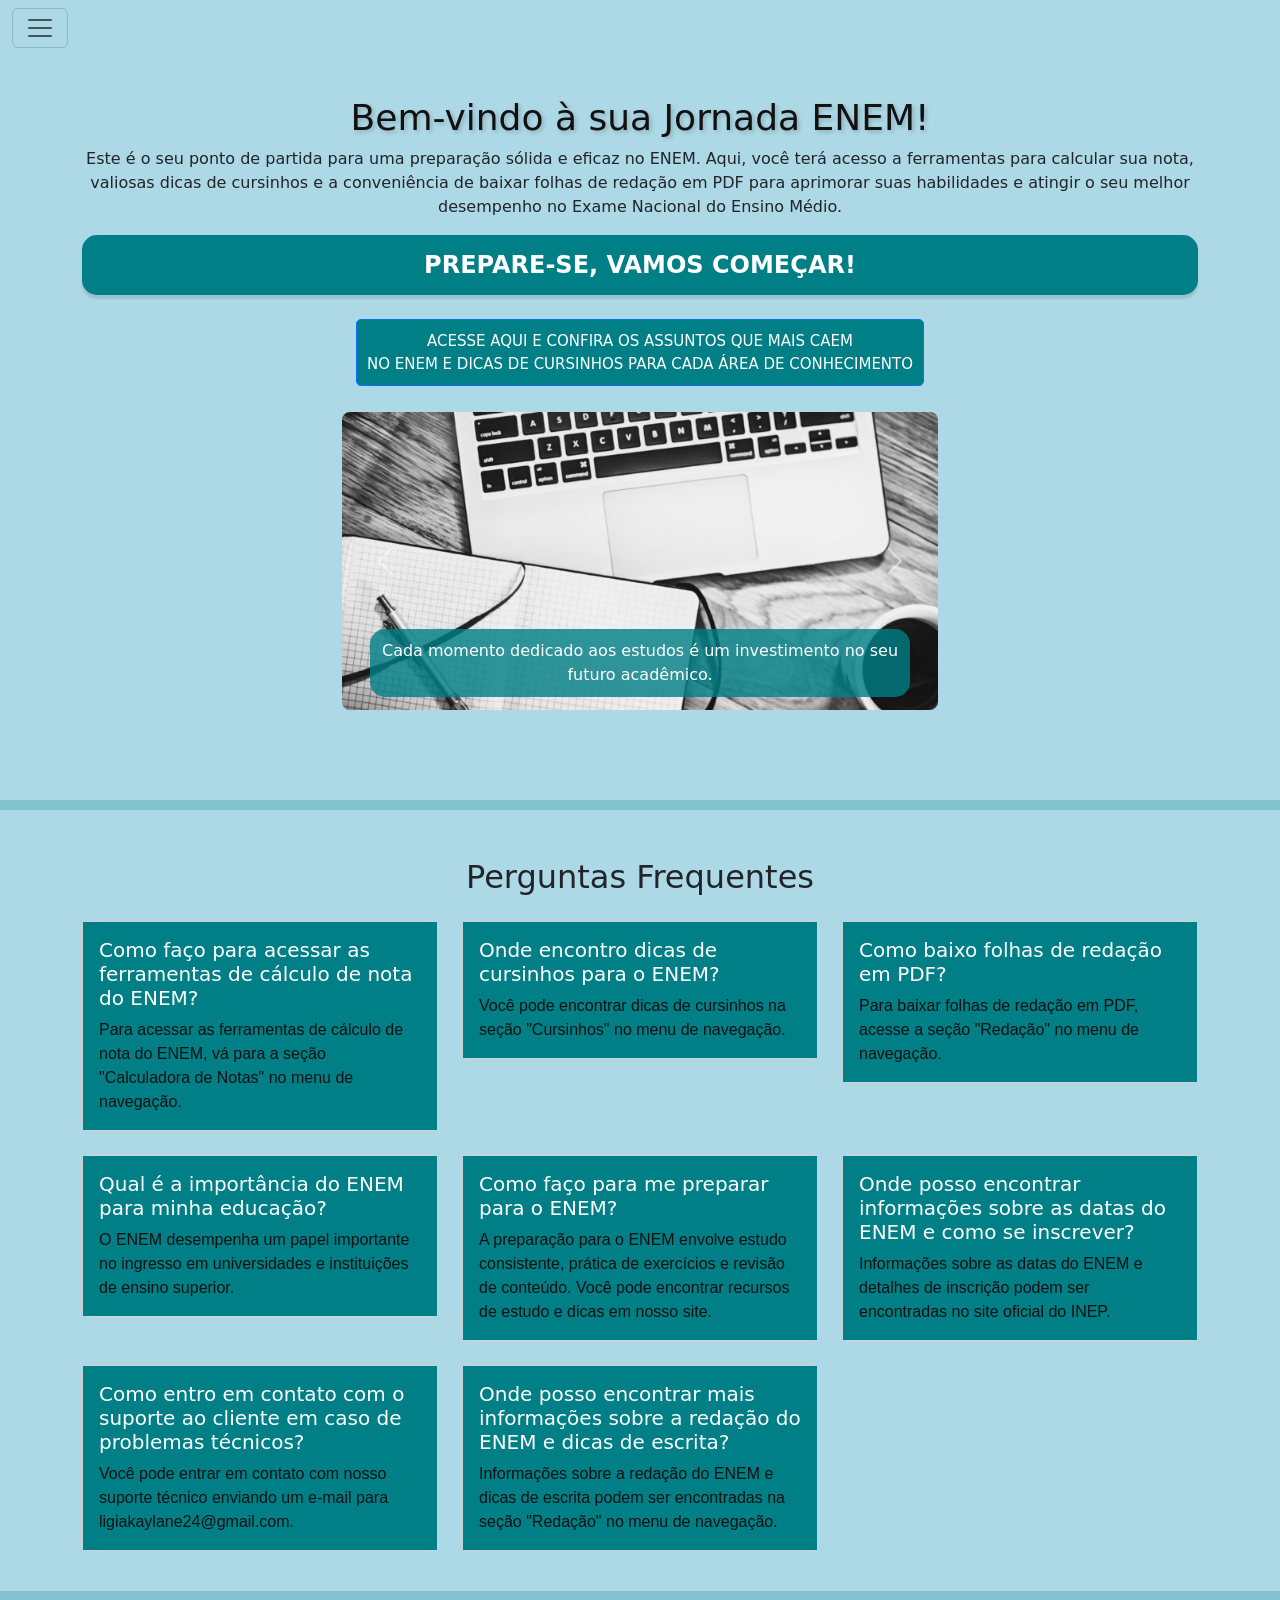
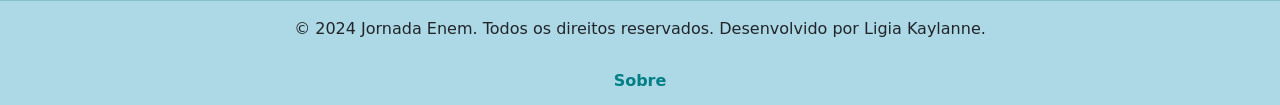
<file: index.html>
<!DOCTYPE html>
<html lang="pt-br">
<head>
    <meta charset="utf-8">
    <meta name="viewport" content="width=device-width, initial-scale=1">
    <title>Sua Jornada para o Sucesso no ENEM</title>
    <link href="https://stackpath.bootstrapcdn.com/bootstrap/5.1.3/css/bootstrap.min.css" rel="stylesheet">
    <link href="https://cdn.jsdelivr.net/npm/bootstrap@5.3.2/dist/css/bootstrap.min.css" rel="stylesheet" integrity="sha384-T3c6CoIi6uLrA9TneNEoa7RxnatzjcDSCmG1MXxSR1GAsXEV/Dwwykc2MPK8M2HN" crossorigin="anonymous">
    <link rel="stylesheet" href="style.css">
</head>

<body>

    <nav class="navbar fixed-top ">
        <div class="container-fluid ">
          <button class="navbar-toggler" type="button" data-bs-toggle="offcanvas" data-bs-target="#offcanvasNavbar" aria-controls="offcanvasNavbar" aria-label="Toggle navigation">
            <span class="navbar-toggler-icon"></span>
          </button>
          <div class="offcanvas offcanvas-start" tabindex="-1" id="offcanvasNavbar" aria-labelledby="offcanvasNavbarLabel">
            <div class="offcanvas-header">
              <h5 class="offcanvas-title" id="offcanvasNavbarLabel">Menu</h5>
              <button type="button" class="btn-close" data-bs-dismiss="offcanvas" aria-label="Close"></button>
            </div>
            <div class="offcanvas-body">
              <ul class="navbar-nav justify-content-end flex-grow-1 pe-3">
                <li class="nav-item">
                  <a class="nav-link active" aria-current="page" href="Provas/index.html">Provas Antigas</a>
                </li>
                <li class="nav-item">
                  <a class="nav-link" href="Calculadora/index.html">Calculadora de Notas</a>
                </li>
                <li class="nav-item">
                  <a class="nav-link" href="cronometro/index.html">Cronometro</a>
                </li>
                <li class="nav-item dropdown">
                  <a class="nav-link dropdown-toggle" href="#" role="button" data-bs-toggle="dropdown" aria-expanded="false">
                    Redação
                  </a>
                  <ul class="dropdown-menu">
                    <li><a class="dropdown-item" href="Redação/index.html">Dicas</a></li>
                    <li>
                      <hr class="dropdown-divider">
                    </li>
                    <li><a class="dropdown-item" href="Redação/folha-redacao.pdf">Folha em PDF</a>
                        <hr class="dropdown-divider">
                    </li>
                    <li><a class="dropdown-item" href="Temas/index.html">Temas Anteriores</a></li>
                    

                  </ul>
                  
                </li>
                <li class="nav-item">
                    <a class="nav-link" href="Dicas/index.html">Youtubers e Cursinhos</a>
                  </li>
              </ul>
            </div>
          </div>
                    
        </div>
      </nav>
      
      

<br><br>

    <header class="container mt-5 text-center">
        <h1>Bem-vindo à sua Jornada ENEM!</h1>
        <p>Este é o seu ponto de partida para uma preparação sólida e eficaz no ENEM. Aqui, você terá acesso a ferramentas para calcular sua nota, valiosas dicas de cursinhos e a conveniência de baixar folhas de redação em PDF para aprimorar suas habilidades e atingir o seu melhor desempenho no Exame Nacional do Ensino Médio.</p>
        <p class="inicio">Prepare-se, vamos começar!</p>
        
    </header>
    
    <section class="container text-center mt-4">
        <a class="btn btn-primary" href="Assuntos/index.html">ACESSE AQUI E CONFIRA OS ASSUNTOS QUE MAIS CAEM <br>NO ENEM E DICAS DE CURSINHOS PARA CADA ÁREA DE CONHECIMENTO</a>
    </section>
    
    <div class="container mt-4">
        <div class="d-flex justify-content-center">
            <div id="carouselExampleInterval" class="carousel slide" data-bs-ride="carousel">
                <div class="carousel-inner">
                    <div class="carousel-item active" data-bs-interval="10000">
                        <img src="img/livros.jpg" class="d-block w-100" alt="Imagem 1">
                        <div class="carousel-caption d-none d-md-block">
                            <p> Cada momento dedicado aos estudos é um investimento no seu futuro acadêmico.</p>
                        </div>
                    </div>
                    <div class="carousel-item" data-bs-interval="2000">
                        <img src="img/maolivro.jpg" class="d-block w-100" alt="Imagem 2">
                        <div class="carousel-caption d-none d-md-block">
                            <p>A dedicação à leitura expande horizontes - explore diferentes temas para enriquecer seu conhecimento.</p>
                        </div>
                    </div>
                    <div class="carousel-item" data-bs-interval="2000">
                        <img src="img/calc.jpg" class="d-block w-100" alt="Imagem 3">
                        <div class="carousel-caption d-none d-md-block">
                            <p> Aqui, você pode calcular suas notas e planejar sua jornada para o sucesso.</p>
                        </div>
                    </div>
                </div>
                <button class="carousel-control-prev" type="button" data-bs-target="#carouselExampleInterval" data-bs-slide="prev">
                    <span class="carousel-control-prev-icon" aria-hidden="true"></span>
                    <span class="visually-hidden">Previous</span>
                </button>
                <button class="carousel-control-next" type="button" data-bs-target="#carouselExampleInterval" data-bs-slide="next">
                    <span class="carousel-control-next-icon" aria-hidden="true"></span>
                    <span class="visually-hidden">Next</span>
                </button>
            </div>
        </div>
    </div>
    
  
        <!-- <section class="container text-center mt-4">
            <a class="btn btn-primary" href="NotaMil/">ACESSE AQUI E CONFIRA ALGUMAS REDAÇÕES NOTA MIL NO ANO DE 2022 <br></a>
        </section> -->
        <br><br><br>
      <hr>
      <div class="container">
        <h2 class="mt-5 mb-4">Perguntas Frequentes</h2>
        <div class="row">
            <div class="col-12 col-lg-4">
                <div class="card mb-4">
                    <div class="card-body">
                        <h5 class="card-title">Como faço para acessar as ferramentas de cálculo de nota do ENEM?</h5>
                        <p class="card-text">Para acessar as ferramentas de cálculo de nota do ENEM, vá para a seção "Calculadora de Notas" no menu de navegação.</p>
                    </div>
                </div>
            </div>
            <div class="col-12 col-lg-4">
                <div class="card mb-4">
                    <div class="card-body">
                        <h5 class="card-title">Onde encontro dicas de cursinhos para o ENEM?</h5>
                        <p class="card-text">Você pode encontrar dicas de cursinhos na seção "Cursinhos" no menu de navegação.</p>
                    </div>
                </div>
            </div>
            <div class="col-12 col-lg-4">
                <div class="card mb-4">
                    <div class="card-body">
                        <h5 class="card-title">Como baixo folhas de redação em PDF?</h5>
                        <p class="card-text">Para baixar folhas de redação em PDF, acesse a seção "Redação" no menu de navegação.</p>
                    </div>
                </div>
            </div>
            <div class="col-12 col-lg-4">
                <div class="card mb-4">
                    <div class="card-body">
                        <h5 class="card-title">Qual é a importância do ENEM para minha educação?</h5>
                        <p class="card-text">O ENEM desempenha um papel importante no ingresso em universidades e instituições de ensino superior.</p>
                    </div>
                </div>
            </div>
            <div class="col-12 col-lg-4">
                <div class="card mb-4">
                    <div class="card-body">
                        <h5 class="card-title">Como faço para me preparar para o ENEM?</h5>
                        <p class="card-text">A preparação para o ENEM envolve estudo consistente, prática de exercícios e revisão de conteúdo. Você pode encontrar recursos de estudo e dicas em nosso site.</p>
                    </div>
                </div>
            </div>
            <div class="col-12 col-lg-4">
                <div class="card mb-4">
                    <div class="card-body">
                        <h5 class="card-title">Onde posso encontrar informações sobre as datas do ENEM e como se inscrever?</h5>
                        <p class="card-text">Informações sobre as datas do ENEM e detalhes de inscrição podem ser encontradas no site oficial do INEP.</p>
                    </div>
                </div>
            </div>
            <div class="col-12 col-lg-4">
                <div class="card mb-4">
                    <div class="card-body">
                        <h5 class="card-title">Como entro em contato com o suporte ao cliente em caso de problemas técnicos?</h5>
                        <p class="card-text">Você pode entrar em contato com nosso suporte técnico enviando um e-mail para ligiakaylane24@gmail.com.</p>
                    </div>
                </div>
            </div>
            <div class="col-12 col-lg-4">
                <div class="card mb-4">
                    <div class="card-body">
                        <h5 class="card-title">Onde posso encontrar mais informações sobre a redação do ENEM e dicas de escrita?</h5>
                        <p class="card-text">Informações sobre a redação do ENEM e dicas de escrita podem ser encontradas na seção "Redação" no menu de navegação.</p>
                    </div>
                </div>
            </div>
            </div>
          </div>
    
        <hr>
        <footer>
            <p>© 2024 Jornada Enem. Todos os direitos reservados. Desenvolvido por Ligia Kaylanne.</p> 

            
            <a href="sobre.html" class="link-sobre">Sobre</a>
        </footer>
        
        

    <script src="https://cdn.jsdelivr.net/npm/bootstrap@5.3.2/dist/js/bootstrap.bundle.min.js" integrity="sha384-C6RzsynM9kWDrMNeT87bh95OGNyZPhcTNXj1NW7RuBCsyN/o0jlpcV8Qyq46cDfL" crossorigin="anonymous"></script>
    
</body>
</html>
</file>
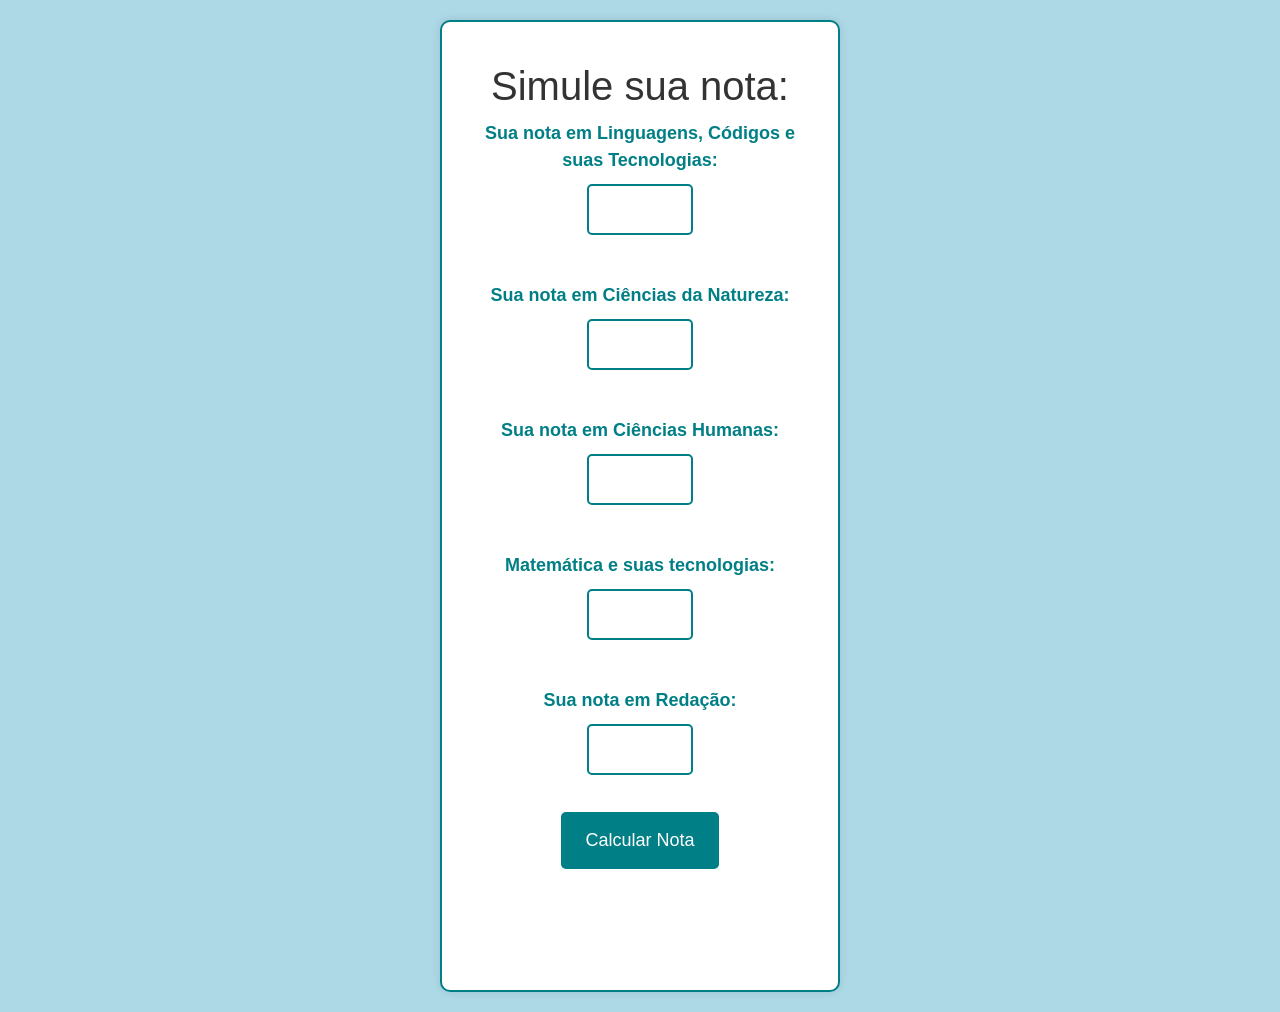
<file: Calculadora/index.html>
<!DOCTYPE html>
<html lang="en">
<head>
    <meta charset="UTF-8">
    <meta name="viewport" content="width=device-width, initial-scale=1.0">
    <title>Calculadora-Enem</title>
    <link href="https://cdn.jsdelivr.net/npm/bootstrap@5.3.2/dist/css/bootstrap.min.css" rel="stylesheet" integrity="sha384-T3c6CoIi6uLrA9TneNEoa7RxnatzjcDSCmG1MXxSR1GAsXEV/Dwwykc2MPK8M2HN" crossorigin="anonymous">
    <link rel="stylesheet" href="style.css">
</head>
<body>



   
    <div class="notas">
        <h1>Simule sua nota:</h1>
        <form id="notaForm">
            <label for="Nota1">Sua nota em Linguagens, Códigos e suas Tecnologias:</label>
            <input type="number" name="Nota1" max="1000" min="100"><br><br>
            <label for="Nota2">Sua nota em Ciências da Natureza:</label>
            <input type="number" name="Nota2" max="1000" min="100"><br><br>
            <label for="Nota3">Sua nota em Ciências Humanas:</label>
            <input type="number" name="Nota3" max="1000" min="100"><br><br>
            <label for="Nota4">Matemática e suas tecnologias:</label>
            <input type="number" name="Nota4" max="1000" min="100"><br><br>
            <label for="Nota5">Sua nota em Redação:</label>
            <input type="number" name="Nota5" max="1000" min="100"><br><br>
            <button type="button" id="calcularButton">Calcular Nota</button>
            <div id="resultado" class="resultado"></div>
        </form>
        <br><br><br>
        
    <!-- <div class="container">
        <a href="/SiteEnem/index.html" class="botao-voltar">Clique aqui para voltar para a página inicial</a>
    </div> -->
    </div>

    <script src="script.js"></script>
    <script src="https://cdn.jsdelivr.net/npm/bootstrap@5.3.2/dist/js/bootstrap.bundle.min.js" integrity="sha384-C6RzsynM9kWDrMNeT87bh95OGNyZPhcTNXj1NW7RuBCsyN/o0jlpcV8Qyq46cDfL" crossorigin="anonymous"></script>
</body>
</html>
</file>
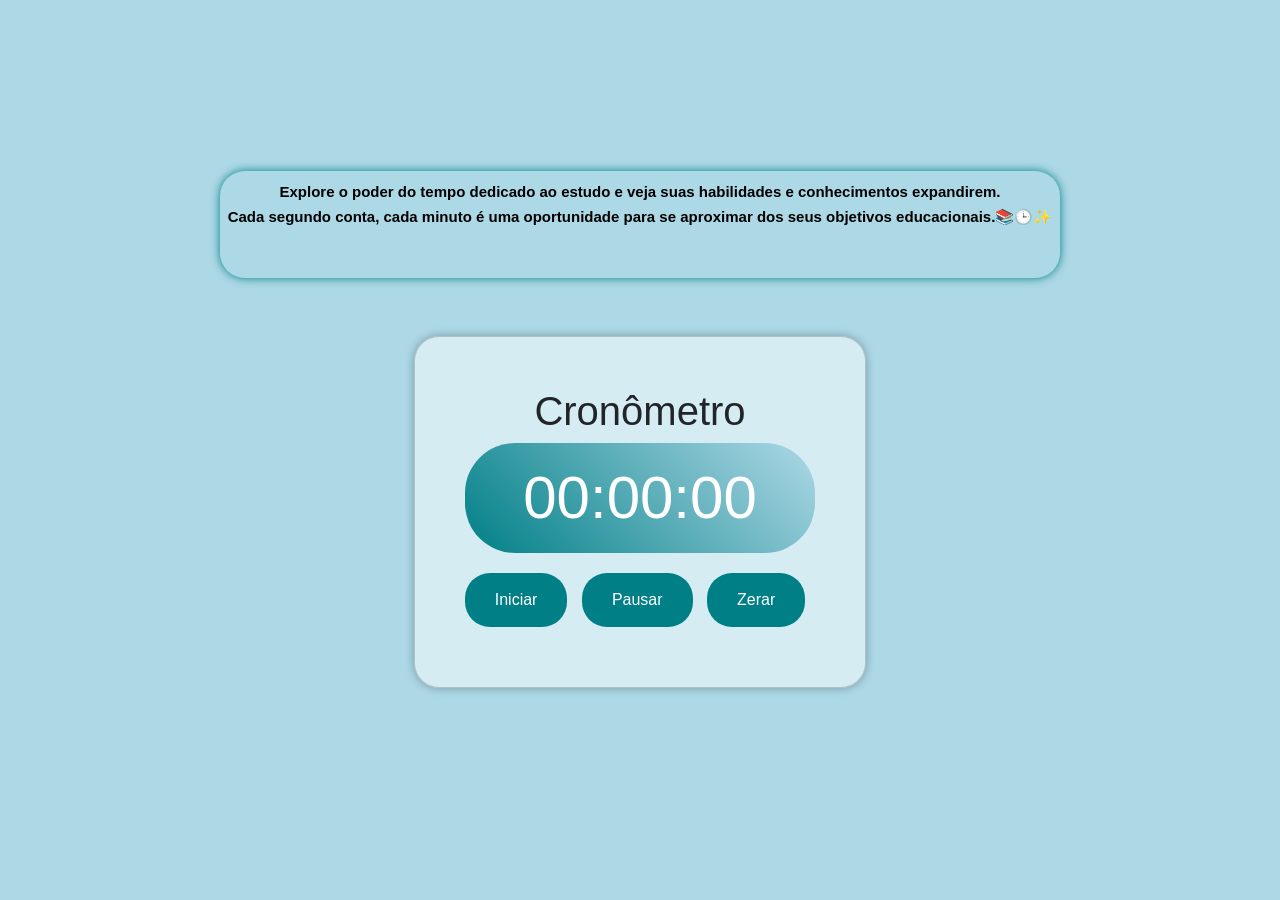
<file: cronometro/index.html>
<!DOCTYPE html>
<html lang="en">
<head>
    <meta charset="UTF-8">
    <meta name="viewport" content="width=device-width, initial-scale=1.0">
    <title>Cronômetro com Mensagem Personalizada</title>
    <link href="https://cdn.jsdelivr.net/npm/bootstrap@5.3.2/dist/css/bootstrap.min.css" rel="stylesheet" integrity="sha384-T3c6CoIi6uLrA9TneNEoa7RxnatzjcDSCmG1MXxSR1GAsXEV/Dwwykc2MPK8M2HN" crossorigin="anonymous">
    <link rel="stylesheet" href="style.css">
</head>
<body>
        

   
    <div class="message">
        <p>Explore o poder do tempo dedicado ao estudo e veja suas habilidades e conhecimentos expandirem.
            <br>
         Cada segundo conta, cada minuto é uma oportunidade para se aproximar dos seus objetivos educacionais.📚🕒✨</p>
         <br>
    </div>
    
    <div class="card">
        <h1>Cronômetro</h1>
        <div id="cronometro">00:00:00</div>
         <div class="button-container">
            <button onclick="iniciarCronometro()">Iniciar</button>
            <button onclick="pausarCronometro()">Pausar</button>
            <button onclick="zerarCronometro()">Zerar</button>
        </div>
    </div>
    <div id="mensagem"></div>
 
    <script>
        let tempoAtual = 0;
        let cronometro;

        function iniciarCronometro() {
            if (!cronometro) {
                cronometro = setInterval(() => {
                    tempoAtual++;
                    exibirTempo();
                    salvarTempo();
                }, 1000);
            }
        }

        function pausarCronometro() {
            clearInterval(cronometro);
            cronometro = null; // Resetting the interval variable
            salvarTempo();
            exibirMensagem();
        }

        function zerarCronometro() {
    clearInterval(cronometro);
    cronometro = null; // Resetting the interval variable
    tempoAtual = 0;
    exibirTempo();
    salvarTempo();
    document.getElementById('mensagem').innerText = ""; // Limpa a mensagem ao zerar o cronômetro
}


        function exibirTempo() {
            const horas = Math.floor(tempoAtual / 3600);
            const minutos = Math.floor((tempoAtual % 3600) / 60);
            const segundos = tempoAtual % 60;
            document.getElementById('cronometro').innerText = `${formatarNumero(horas)}:${formatarNumero(minutos)}:${formatarNumero(segundos)}`;
        }

        function formatarNumero(numero) {
            return numero < 10 ? `0${numero}` : numero;
        }

        function salvarTempo() {
            localStorage.setItem('tempoSalvo', tempoAtual);
        }

        function carregarTempoSalvo() {
            const tempoSalvo = localStorage.getItem('tempoSalvo');
            if (tempoSalvo !== null) {
                tempoAtual = parseInt(tempoSalvo);
                exibirTempo(); // Mostra o tempo carregado ao iniciar a página
            }
        }

        function exibirMensagem() {
    const minutosEstudados = Math.floor(tempoAtual / 60);
    const segundosEstudados = tempoAtual % 60;
    const mensagem = `Você estudou por ${minutosEstudados} minutos e ${segundosEstudados} segundos. Parabéns!`;
    document.getElementById('mensagem').innerText = mensagem;
}


        // Carregar tempo salvo ao iniciar a página
        carregarTempoSalvo();
    </script>
    <script src="https://cdn.jsdelivr.net/npm/bootstrap@5.3.2/dist/js/bootstrap.bundle.min.js" integrity="sha384-C6RzsynM9kWDrMNeT87bh95OGNyZPhcTNXj1NW7RuBCsyN/o0jlpcV8Qyq46cDfL" crossorigin="anonymous"></script>
</body>
</html>
</file>
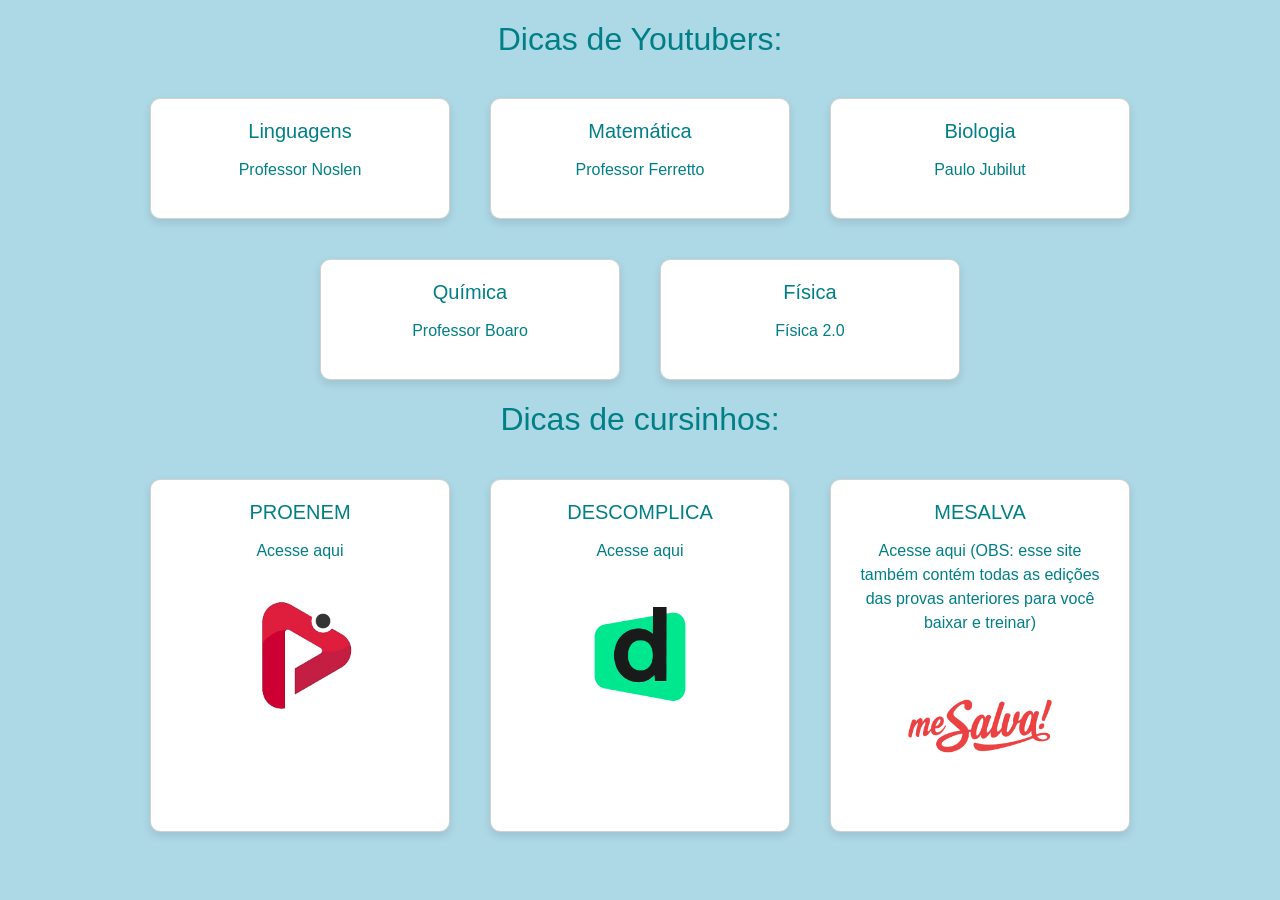
<file: Dicas/index.html>
<!DOCTYPE html>
<html lang="pt-br">
<head>
    <meta charset="UTF-8">
    <meta http-equiv="X-UA-Compatible" content="IE=edge">
    <meta name="viewport" content="width=device-width, initial-scale=1.0">
    <title>Dicas de Youtubers e Cursinhos</title>
    <link href="https://cdn.jsdelivr.net/npm/bootstrap@5.3.2/dist/css/bootstrap.min.css" rel="stylesheet" integrity="sha384-T3c6CoIi6uLrA9TneNEoa7RxnatzjcDSCmG1MXxSR1GAsXEV/Dwwykc2MPK8M2HN" crossorigin="anonymous">
    <link rel="stylesheet" href="style.css">
</head>
<body>


    <section id="dicas">
        <h2>Dicas de Youtubers:</h2>
        <div class="card-container">
            <div class="card">
                <h3 class="tema-titulo">Linguagens</h3>
                <p class="tema-descricao"><a href="https://www.youtube.com/@ProfessorNoslen">Professor Noslen</a></p>
            </div>
            <div class="card">
                <h3 class="tema-titulo">Matemática</h3>
                <p class="tema-descricao"><a href="https://www.youtube.com/@professorferretto">Professor Ferretto</a></p>
            </div>
            <div class="card">
                <h3 class="tema-titulo">Biologia</h3>
                <p class="tema-descricao"><a href="https://www.youtube.com/@paulojubilut">Paulo Jubilut</a></p>
            </div>
            <div class="card">
                <h3 class="tema-titulo">Química</h3>
                <p class="tema-descricao"><a href="https://www.youtube.com/@professorboaro">Professor Boaro</a></p>
            </div>
            <div class="card">
                <h3 class="tema-titulo">Física</h3>
                <p class="tema-descricao"><a href="https://www.youtube.com/@Fisica2.0">Física 2.0</a></p>
            </div>
        </div>
        <h2>Dicas de cursinhos:</h2>
        <div class="card-container">
            <div class="card">
                <h3 class="tema-titulo">PROENEM</h3>
                <p class="tema-descricao"><a href="https://www.proenem.com.br/">Acesse aqui</a></p>
                <img src="proenem-removebg-preview.png" alt="PROENEM">
            </div>
            <div class="card">
                <h3 class="tema-titulo">DESCOMPLICA</h3>
                <p class="tema-descricao"><a href="https://descomplica.com.br/super-aulao-enem?utm_source=google&utm_medium=cpc&utm_campaign=google_psq_uee_awareness_gwt-paid-media_topo_conversao_retafinal23_lead_marktech&utm_term=assuntos%20que%20mais%20caem%20no%20enem&utm_content=reta_final&gclid=Cj0KCQjwhfipBhCqARIsAH9msbkTO4YDpW434PG9LPvWjP_RgUlrw9sh4hF8WcvgIP-tAuj-N3HU2dwaAoF7EALw_wcB">Acesse aqui</a></p>
                <img src="unnamed (5).png" alt="DESCOMPLICA">
            </div>
            <div class="card">
                <h3 class="tema-titulo">MESALVA</h3>
                <p class="tema-descricao"><a href="https://www.mesalva.com/app/banco-de-provas/provas-anteriores-enem">Acesse aqui (OBS: esse site também contém todas as edições das provas anteriores para você baixar e treinar)</a></p>
                <img src="4441f498ac.webp" alt="MESALVA">
            </div>
        </div>
    </section>
    <!-- <div class="container">
        <a href="/SiteEnem/index.html" class="botao-voltar">Clique aqui para voltar para a página inicial</a>
    </div> -->
    <script src="https://cdn.jsdelivr.net/npm/bootstrap@5.3.2/dist/js/bootstrap.bundle.min.js" integrity="sha384-C6RzsynM9kWDrMNeT87bh95OGNyZPhcTNXj1NW7RuBCsyN/o0jlpcV8Qyq46cDfL" crossorigin="anonymous"></script>
</body>
</html>
</file>
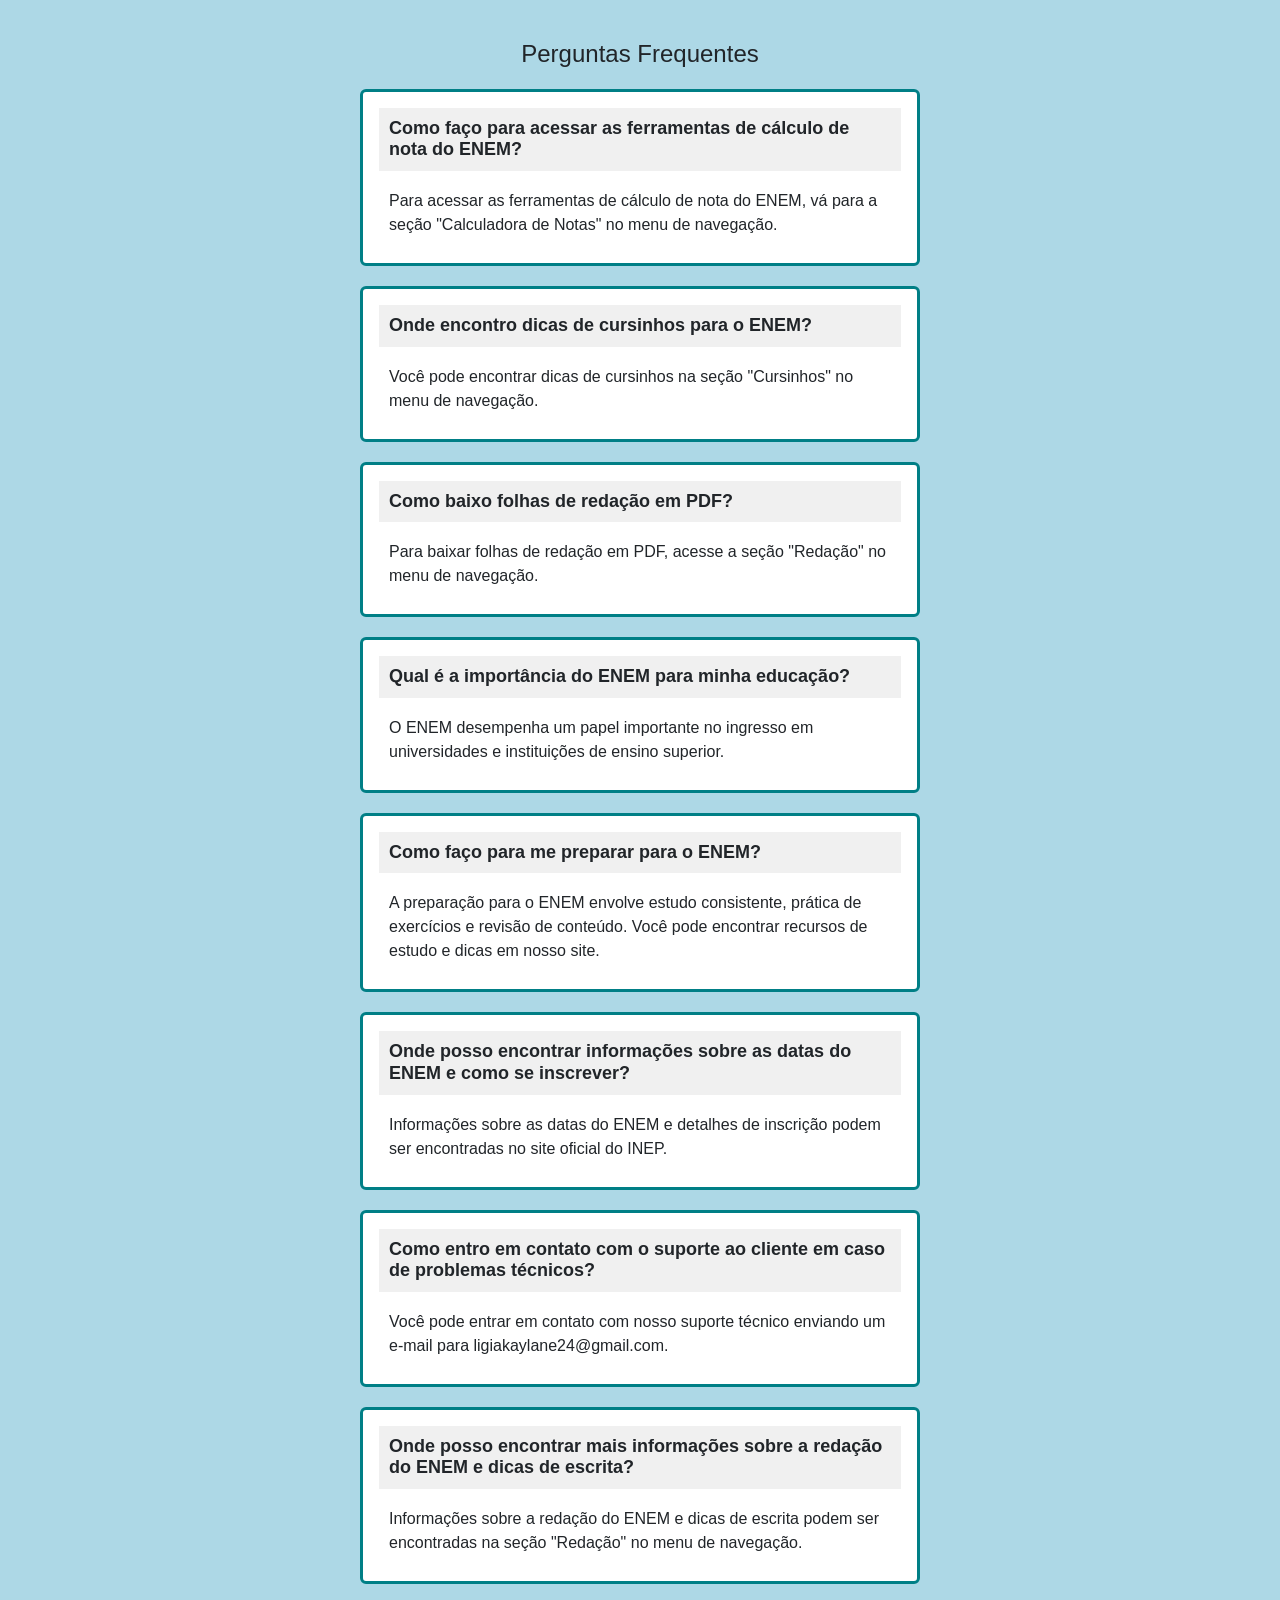
<file: Duvidas/index.html>
<!DOCTYPE html>
<html lang="en">
<head>
    <meta charset="UTF-8">
    <meta name="viewport" content="width=device-width, initial-scale=1.0">
    <title>Dúvidas</title>
    <link href="https://cdn.jsdelivr.net/npm/bootstrap@5.3.2/dist/css/bootstrap.min.css" rel="stylesheet" integrity="sha384-T3c6CoIi6uLrA9TneNEoa7RxnatzjcDSCmG1MXxSR1GAsXEV/Dwwykc2MPK8M2HN" crossorigin="anonymous">
    <link rel="stylesheet" href="style.css">
</head>
<body>
    <div class="faq-section">
        <h2>Perguntas Frequentes</h2>
        <div class="card">
            <div class="card-body">
                <h3 class="card-title">Como faço para acessar as ferramentas de cálculo de nota do ENEM?</h3>
                <p class="card-text">Para acessar as ferramentas de cálculo de nota do ENEM, vá para a seção "Calculadora de Notas" no menu de navegação.</p>
            </div>
        </div>
        
        <div class="card">
            <div class="card-body">
                <h3 class="card-title">Onde encontro dicas de cursinhos para o ENEM?</h3>
                <p class="card-text">Você pode encontrar dicas de cursinhos na seção "Cursinhos" no menu de navegação.</p>
            </div>
        </div>
    
        <div class="card">
            <div class="card-body">
                <h3 class="card-title">Como baixo folhas de redação em PDF?</h3>
                <p class="card-text">Para baixar folhas de redação em PDF, acesse a seção "Redação" no menu de navegação.</p>
            </div>
        </div>
    
        <div class="card">
            <div class="card-body">
                <h3 class="card-title">Qual é a importância do ENEM para minha educação?</h3>
                <p class="card-text">O ENEM desempenha um papel importante no ingresso em universidades e instituições de ensino superior.</p>
            </div>
        </div>
    
        <div class="card">
            <div class="card-body">
                <h3 class="card-title">Como faço para me preparar para o ENEM?</h3>
                <p class="card-text">A preparação para o ENEM envolve estudo consistente, prática de exercícios e revisão de conteúdo. Você pode encontrar recursos de estudo e dicas em nosso site.</p>
            </div>
        </div>

        <div class="card">
            <div class="card-body">
                <h3 class="card-title">Onde posso encontrar informações sobre as datas do ENEM e como se inscrever?</h3>
                <p class="card-text">Informações sobre as datas do ENEM e detalhes de inscrição podem ser encontradas no site oficial do INEP.</p>
            </div>
        </div>
    
        <div class="card">
            <div class="card-body">
                <h3 class="card-title">Como entro em contato com o suporte ao cliente em caso de problemas técnicos?</h3>
                <p class="card-text">Você pode entrar em contato com nosso suporte técnico enviando um e-mail para ligiakaylane24@gmail.com.</p>
            </div>
        </div>
        <div class="card">
            <div class="card-body">
                <h3 class="card-title">Onde posso encontrar mais informações sobre a redação do ENEM e dicas de escrita?</h3>
                <p class="card-text">Informações sobre a redação do ENEM e dicas de escrita podem ser encontradas na seção "Redação" no menu de navegação.</p>
            </div>
        </div>
    </div>
    <script src="https://cdn.jsdelivr.net/npm/bootstrap@5.3.2/dist/js/bootstrap.bundle.min.js" integrity="sha384-C6RzsynM9kWDrMNeT87bh95OGNyZPhcTNXj1NW7RuBCsyN/o0jlpcV8Qyq46cDfL" crossorigin="anonymous"></script>
</body>
</html>
</file>
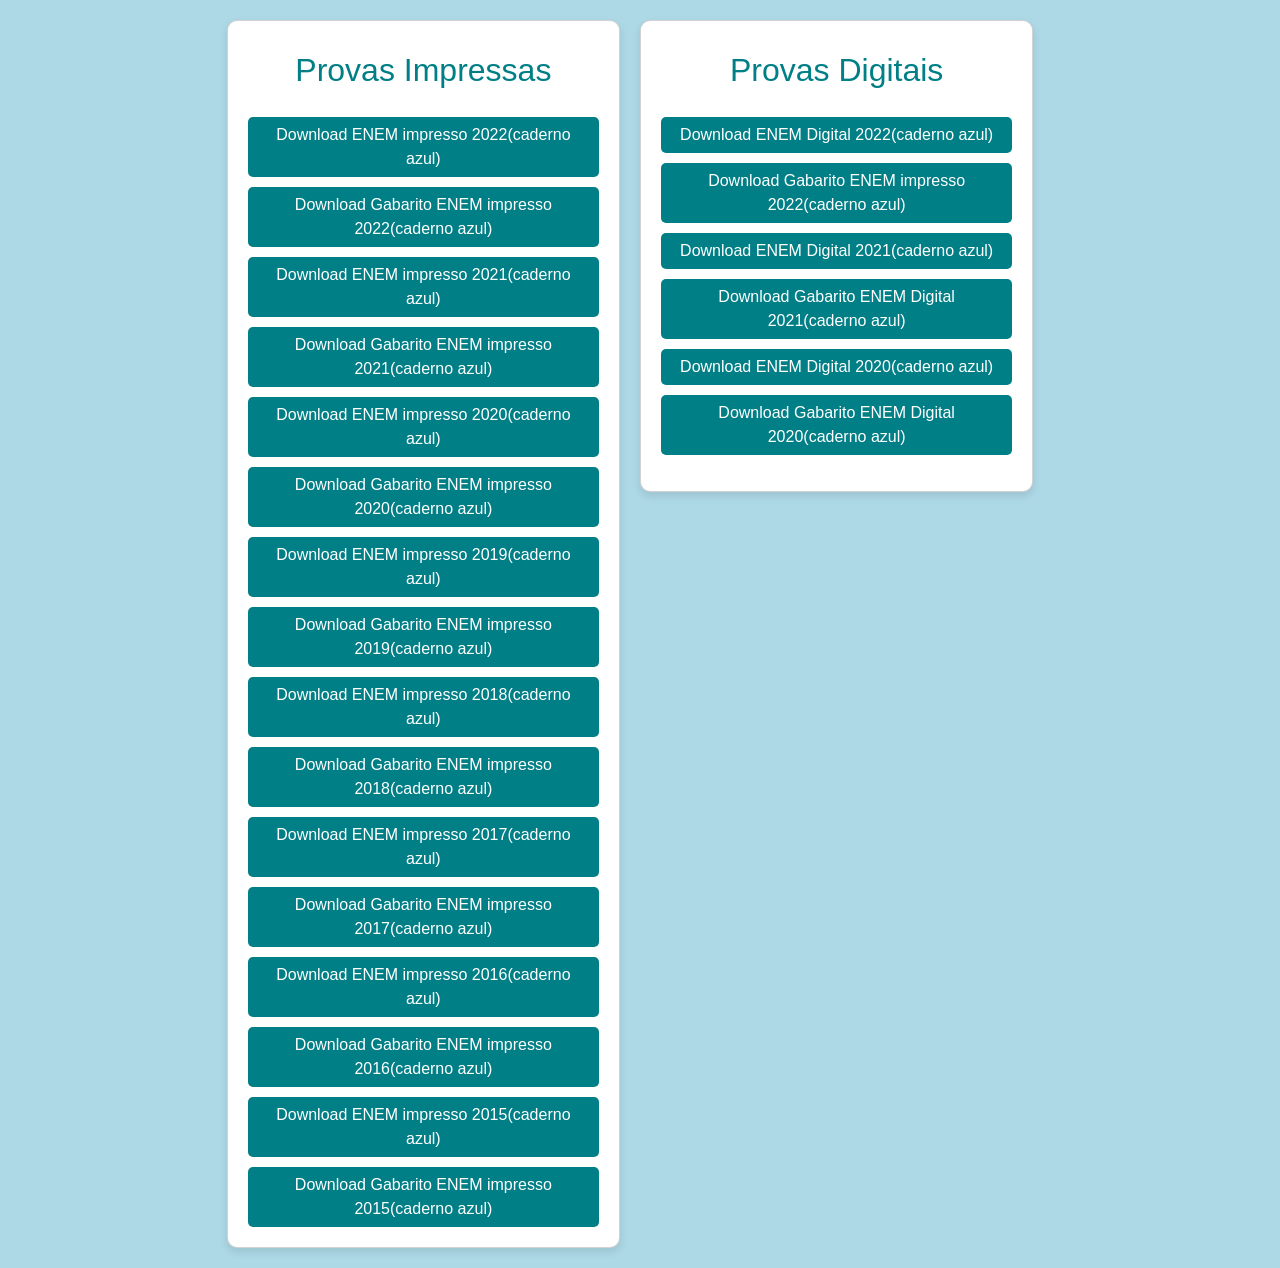
<file: Provas/index.html>
<!DOCTYPE html>
<html lang="en">
<head>
    <meta charset="UTF-8">
    <meta http-equiv="X-UA-Compatible" content="IE=edge">
    <meta name="viewport" content="width=device-width, initial-scale=1.0">
    <title>Provas Antigas</title>
    <link href="https://cdn.jsdelivr.net/npm/bootstrap@5.3.2/dist/css/bootstrap.min.css" rel="stylesheet" integrity="sha384-T3c6CoIi6uLrA9TneNEoa7RxnatzjcDSCmG1MXxSR1GAsXEV/Dwwykc2MPK8M2HN" crossorigin="anonymous">
    <link rel="stylesheet" href="style.css">
</head>
<body>
    

    <section id="download">
        <div class="card">
        <h2>Provas Impressas</h2>
        <a href="Impresso/2022_PV_impresso_D1_CD1.pdf" download>Download ENEM impresso 2022(caderno azul)
        </a>
        <a href="Impresso/2022_GB_impresso_D1_CD1(gabarito).pdf" download>Download Gabarito ENEM impresso 2022(caderno azul)
        </a>
        <a href="Impresso/2021_PV_impresso_D1_CD1.pdf" download>Download ENEM impresso 2021(caderno azul)
        </a>
        <a href="Impresso/2021_GB_impresso_D1_CD1.pdf" download>Download Gabarito ENEM impresso 2021(caderno azul)
        </a>
        <a href="Impresso/2020_PV_impresso_D1_CD1.pdf" download>Download ENEM impresso 2020(caderno azul)
        </a>
        <a href="Impresso/2020_GB_impresso_D1_CD1.pdf" download>Download Gabarito ENEM impresso 2020(caderno azul)
        </a>
        <a href="Impresso/2019_PV_impresso_D1_CD1.pdf" download>Download ENEM impresso 2019(caderno azul)
        </a>
        <a href="Impresso/gabarito_1_dia_caderno_1_azul_aplicacao_regular2019.pdf" download>Download Gabarito ENEM impresso 2019(caderno azul)
        </a>
        <a href="Impresso/2018_PV_impresso_D1_CD1.pdf" download>Download ENEM impresso 2018(caderno azul)
        </a>
        <a href="Impresso/GAB_ENEM_2018_DIA_1_AZUL.pdf" download>Download Gabarito ENEM impresso 2018(caderno azul)
        </a>
        <a href="Impresso/2017_PV_impresso_D1_CD1.pdf" download>Download ENEM impresso 2017(caderno azul)
        </a>
        <a href="Impresso/cad_1_gabarito_azul_511 2017.pdf" download>Download Gabarito ENEM impresso 2017(caderno azul)
        </a>
        <a href="Impresso/2016_PV_impresso_D1_CD1.pdf" download>Download ENEM impresso 2016(caderno azul)
        </a>
        <a href="Impresso/GAB_ENEM_2016_DIA_1_01_AZUL.pdf" download>Download Gabarito ENEM impresso 2016(caderno azul)
        </a>
        <a href="Impresso/2015_PV_impresso_D1_CD1.pdf" download>Download ENEM impresso 2015(caderno azul)
        </a>
        <a href="Impresso/CADERNO_1_AZUL_ 2015 gabarito.pdf" download>Download Gabarito ENEM impresso 2015(caderno azul)
        </a>
    </div>
        <div class="card">
        <h2>Provas Digitais</h2>
        <a href="Digital/2022_PV_digital_D1_CD1_ingles.pdf">Download ENEM Digital 2022(caderno azul)</a>
        <a href="Digital/2022_GB_digital_D1_CD1_ingles.pdf" download>Download Gabarito ENEM impresso 2022(caderno azul)
        <a href="Digital/2021_PV_digital_D1_CD1_ingles.pdf">Download ENEM Digital 2021(caderno azul)</a>
        <a href="Digital/2021_GB_digital_D1_CD1_ingles.pdf">Download Gabarito ENEM Digital 2021(caderno azul)</a>
        <a href="Digital/2020_PV_digital_D1_CD1_ingles.pdf">Download ENEM Digital 2020(caderno azul)</a>
        <a href="Digital/2020_GB_digital_D1_CD1_ingles.pdf">Download Gabarito ENEM Digital 2020(caderno azul)</a>
        <p>
        </div>
        </p>
    </section>
    <!-- <div class="container">
        <a href="/SiteEnem/index.html" class="botao-voltar">Clique aqui para voltar para a página inicial</a>
    </div>
     -->
     <script src="https://cdn.jsdelivr.net/npm/bootstrap@5.3.2/dist/js/bootstrap.bundle.min.js" integrity="sha384-C6RzsynM9kWDrMNeT87bh95OGNyZPhcTNXj1NW7RuBCsyN/o0jlpcV8Qyq46cDfL" crossorigin="anonymous"></script>
    
</body>
</html>
</file>
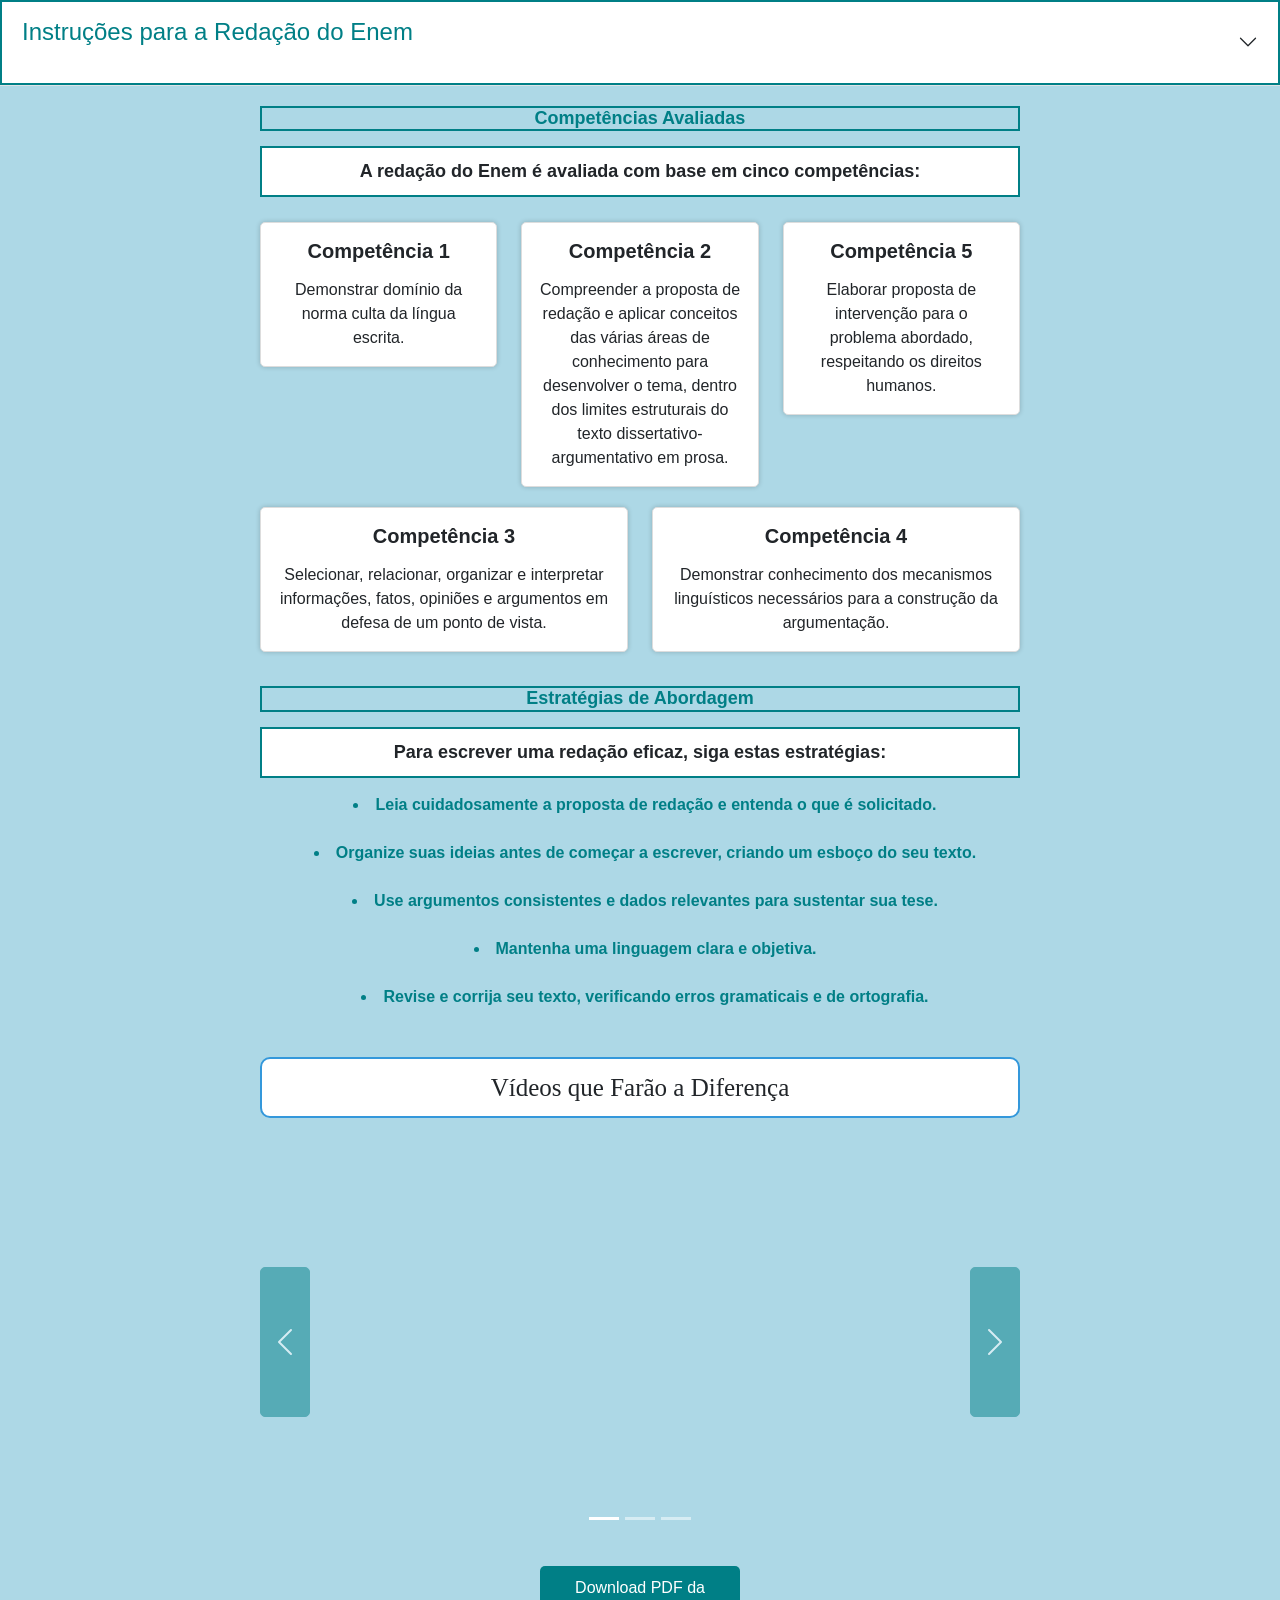
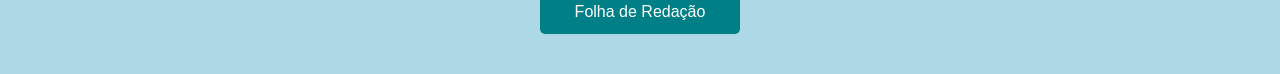
<file: Redação/index.html>
<!DOCTYPE html>
<html lang="en">
<head>
    <meta charset="UTF-8">
    <meta name="viewport" content="width=device-width, initial-scale=1.0">
    <title>Instruções para a Redação do Enem</title>

    <link rel="stylesheet" href="https://stackpath.bootstrapcdn.com/bootstrap/4.5.2/css/bootstrap.min.css">
    <script src="https://code.jquery.com/jquery-3.5.1.slim.min.js"></script>
    <script src="https://cdn.jsdelivr.net/npm/@popperjs/core@2.9.3/dist/umd/popper.min.js"></script>
    <script src="https://stackpath.bootstrapcdn.com/bootstrap/4.5.2/js/bootstrap.min.js"></script>
    <link href="https://cdn.jsdelivr.net/npm/bootstrap@5.3.2/dist/css/bootstrap.min.css" rel="stylesheet" integrity="sha384-T3c6CoIi6uLrA9TneNEoa7RxnatzjcDSCmG1MXxSR1GAsXEV/Dwwykc2MPK8M2HN" crossorigin="anonymous">
    <link rel="stylesheet" href="style.css">
</head>
<body>
      



    <div class="accordion accordion-flush" id="accordionFlushExample">
        <div class="accordion-item">
          <h2 class="accordion-header">
            <button class="accordion-button collapsed" type="button" data-bs-toggle="collapse" data-bs-target="#flush-collapseOne" aria-expanded="false" aria-controls="flush-collapseOne">
              <h1 class="introducao">Instruções para a Redação do Enem</h1>
            </button>
          </h2>
          <div id="flush-collapseOne" class="accordion-collapse collapse" data-bs-parent="#accordionFlushExample">
            <div class="accordion-body"><section id="introducao">
                <p>A redação do Enem é uma parte importante do exame e exige atenção especial. Abaixo, você encontrará instruções e dicas para escrever uma redação eficaz.</p>
            </section>
    
            <section>
                <h2>Estrutura da Redação</h2>
                <p>A redação do Enem geralmente segue a estrutura de um texto dissertativo-argumentativo. Ela deve conter introdução, desenvolvimento e conclusão. A introdução apresenta o tema e a tese, o desenvolvimento argumenta a favor da tese e a conclusão retoma os principais pontos e apresenta uma proposta de intervenção.</p>
            </section></div>
          </div>
        </div>
            <div class="container">
                <section>
                    <h2>Competências Avaliadas</h2>
                    <p class="paragrafo">A redação do Enem é avaliada com base em cinco competências:</p>
                    <div class="row">
                        <!-- Duas colunas de um lado -->
                        <div class="col-md-4">
                          <div class="card">
                            <div class="card-body">
                              <h5 class="card-title">Competência 1</h5>
                              <p class="card-text">Demonstrar domínio da norma culta da língua escrita.</p>
                            </div>
                          </div>
                        </div>
                        
                        <div class="col-md-4">
                          <div class="card">
                            <div class="card-body">
                              <h5 class="card-title">Competência 2</h5>
                              <p class="card-text">Compreender a proposta de redação e aplicar conceitos das várias áreas de conhecimento para desenvolver o tema, dentro dos limites estruturais do texto dissertativo-argumentativo em prosa.</p>
                            </div>
                          </div>
                        </div>
                      
                        <!-- Uma coluna no meio -->
                        <div class="col-md-4">
                          <div class="card">
                            <div class="card-body">
                              <h5 class="card-title">Competência 5</h5>
                              <p class="card-text">Elaborar proposta de intervenção para o problema abordado, respeitando os direitos humanos.</p>
                            </div>
                          </div>
                        </div>
                      </div>
                      
                      <div class="row">
                        <!-- Duas colunas do outro lado -->
                        <div class="col-md-6">
                          <div class="card">
                            <div class="card-body">
                              <h5 class="card-title">Competência 3</h5>
                              <p class="card-text">Selecionar, relacionar, organizar e interpretar informações, fatos, opiniões e argumentos em defesa de um ponto de vista.</p>
                            </div>
                          </div>
                        </div>
                        
                        <div class="col-md-6">
                          <div class="card">
                            <div class="card-body">
                              <h5 class="card-title">Competência 4</h5>
                              <p class="card-text">Demonstrar conhecimento dos mecanismos linguísticos necessários para a construção da argumentação.</p>
                            </div>
                          </div>
                        </div>
                      </div>
                      
                </section>
                <br>
                    <h2>Estratégias de Abordagem</h2>
                    <p class="paragrafo">Para escrever uma redação eficaz, siga estas estratégias:</p>
                    <ul>
                        <li>Leia cuidadosamente a proposta de redação e entenda o que é solicitado.</li>
                        <br>
                        <li>Organize suas ideias antes de começar a escrever, criando um esboço do seu texto.</li>
                        <br>
                        <li>Use argumentos consistentes e dados relevantes para sustentar sua tese.</li>
                        <br>
                        <li>Mantenha uma linguagem clara e objetiva.</li>
                        <br>
                        <li>Revise e corrija seu texto, verificando erros gramaticais e de ortografia.</li>
                    </ul>
                    <br><br>
                </section>
                <div class="caixa">
                <div class="titulo">Vídeos que Farão a Diferença</div>
            </div>
                <section id="videos">
                </section>
                
                <div id="videoCarousel" class="carousel slide" data-ride="carousel">
                    <!-- Indicadores (pontos de navegação) -->
                    <ol class="carousel-indicators">
                        <li data-target="#videoCarousel" data-slide-to="0" class="active"></li>
                        <li data-target="#videoCarousel" data-slide-to="1"></li>
                        <li data-target="#videoCarousel" data-slide-to="2"></li>
                    </ol>
                
                    <!-- Slides do carrossel -->
                    <div class="carousel-inner">
                        <div class="carousel-item active">
                            <div class="embed-responsive embed-responsive-16by9">
                                <iframe class="embed-responsive-item" src="https://www.youtube.com/embed/zic5qOWt3x4?si=JI62LcUzPxdP8FCI" allowfullscreen></iframe>
                            </div>
                        </div>
                        <div class="carousel-item">
                            <div class="embed-responsive embed-responsive-16by9">
                                <iframe class="embed-responsive-item" src="https://www.youtube.com/embed/PWSekZSpUKo?si=Bb6Es4t-vmUu_vDM" allowfullscreen></iframe>
                            </div>
                        </div>
                        <div class="carousel-item">
                            <div class="embed-responsive embed-responsive-16by9">
                                <iframe class="embed-responsive-item" src="https://www.youtube.com/embed/g-QcPQs0PfQ?si=fK_37Ox9c1xSH-U4" allowfullscreen></iframe>
                            </div>
                        </div>
                    </div>
                
                    <!-- Controles de navegação -->
                    <a class="carousel-control-prev" href="#videoCarousel" role="button" data-slide="prev">
                        <span class="carousel-control-prev-icon" aria-hidden="true"></span>
                        <span class="sr-only">Anterior</span>
                    </a>
                    <a class="carousel-control-next" href="#videoCarousel" role="button" data-slide="next">
                        <span class="carousel-control-next-icon" aria-hidden="true"></span>
                        <span class="sr-only">Próximo</span>
                    </a>
                </div>
        
                <section id="download">
                    <a href="folha-redacao.pdf" download>Download PDF da Folha de Redação</a>
                </section>
            </div>

</div>
</div>
<!-- <p>
  <a href="/SiteEnem/index.html">Sair</a>
</p> -->
<script src="https://cdn.jsdelivr.net/npm/bootstrap@5.3.2/dist/js/bootstrap.bundle.min.js" integrity="sha384-C6RzsynM9kWDrMNeT87bh95OGNyZPhcTNXj1NW7RuBCsyN/o0jlpcV8Qyq46cDfL" crossorigin="anonymous"></script>
        </body>
        </html>
</file>
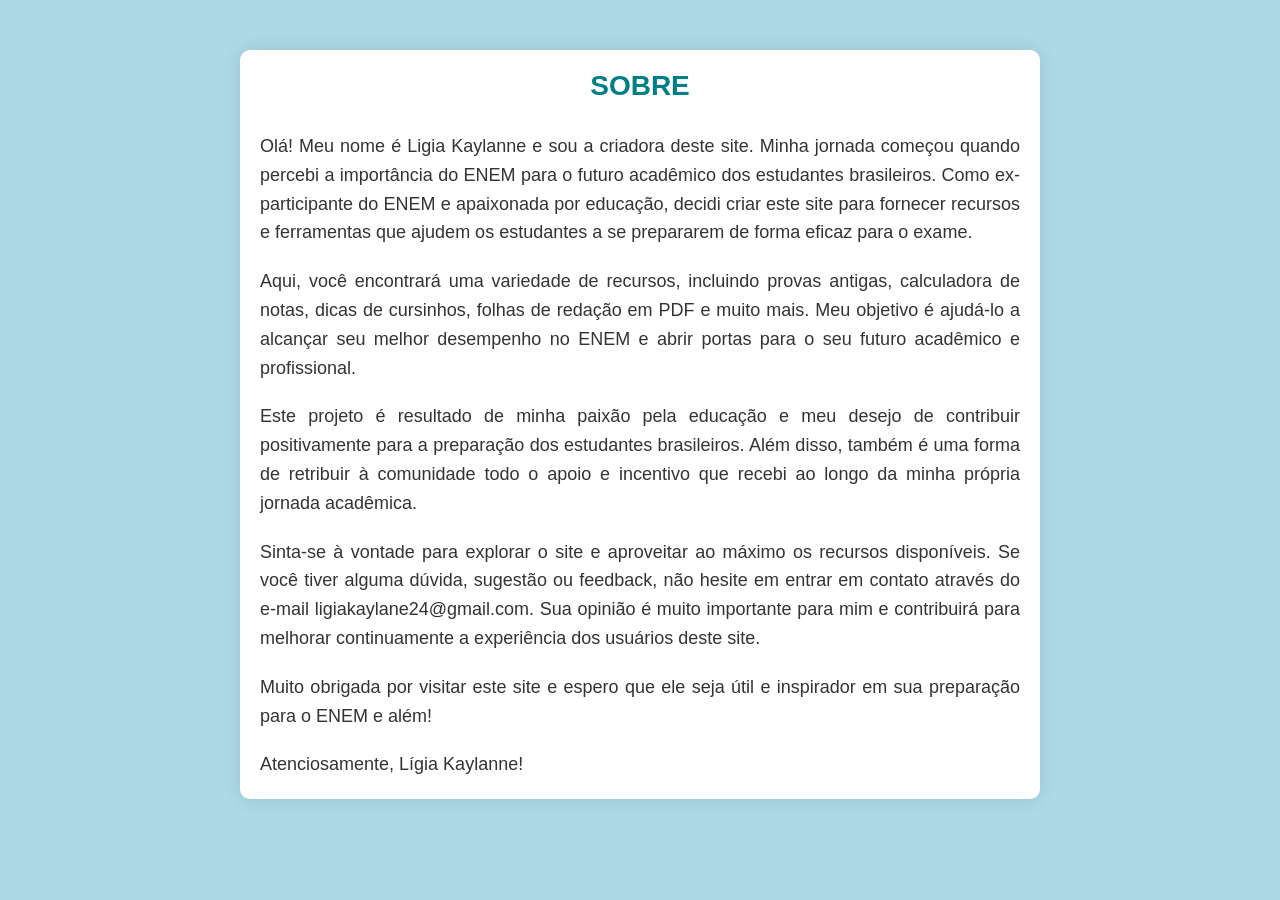
<file: Sobre/index.html>
<!DOCTYPE html>
<html lang="en">
<head>
    <meta charset="UTF-8">
    <meta name="viewport" content="width=device-width, initial-scale=1.0">
    <title>Sobre</title>
    <link rel="stylesheet" href="style.css">
</head>
<body>
    
    <div class="container mt-5">
        <h2 class="text-center">Sobre</h2>
        <p>Olá! Meu nome é Ligia Kaylanne e sou a criadora deste site. Minha jornada começou quando percebi a importância do ENEM para o futuro acadêmico dos estudantes brasileiros. Como ex-participante do ENEM e apaixonada por educação, decidi criar este site para fornecer recursos e ferramentas que ajudem os estudantes a se prepararem de forma eficaz para o exame.</p>
        <p>Aqui, você encontrará uma variedade de recursos, incluindo provas antigas, calculadora de notas, dicas de cursinhos, folhas de redação em PDF e muito mais. Meu objetivo é ajudá-lo a alcançar seu melhor desempenho no ENEM e abrir portas para o seu futuro acadêmico e profissional.</p>
        <p>Este projeto é resultado de minha paixão pela educação e meu desejo de contribuir positivamente para a preparação dos estudantes brasileiros. Além disso, também é uma forma de retribuir à comunidade todo o apoio e incentivo que recebi ao longo da minha própria jornada acadêmica.</p>
        <p>Sinta-se à vontade para explorar o site e aproveitar ao máximo os recursos disponíveis. Se você tiver alguma dúvida, sugestão ou feedback, não hesite em entrar em contato através do e-mail ligiakaylane24@gmail.com. Sua opinião é muito importante para mim e contribuirá para melhorar continuamente a experiência dos usuários deste site.</p>
        <p>Muito obrigada por visitar este site e espero que ele seja útil e inspirador em sua preparação para o ENEM e além!</p>
        <p>Atenciosamente, Lígia Kaylanne!</p>
        
    </div>
</body>
</html>
</file>
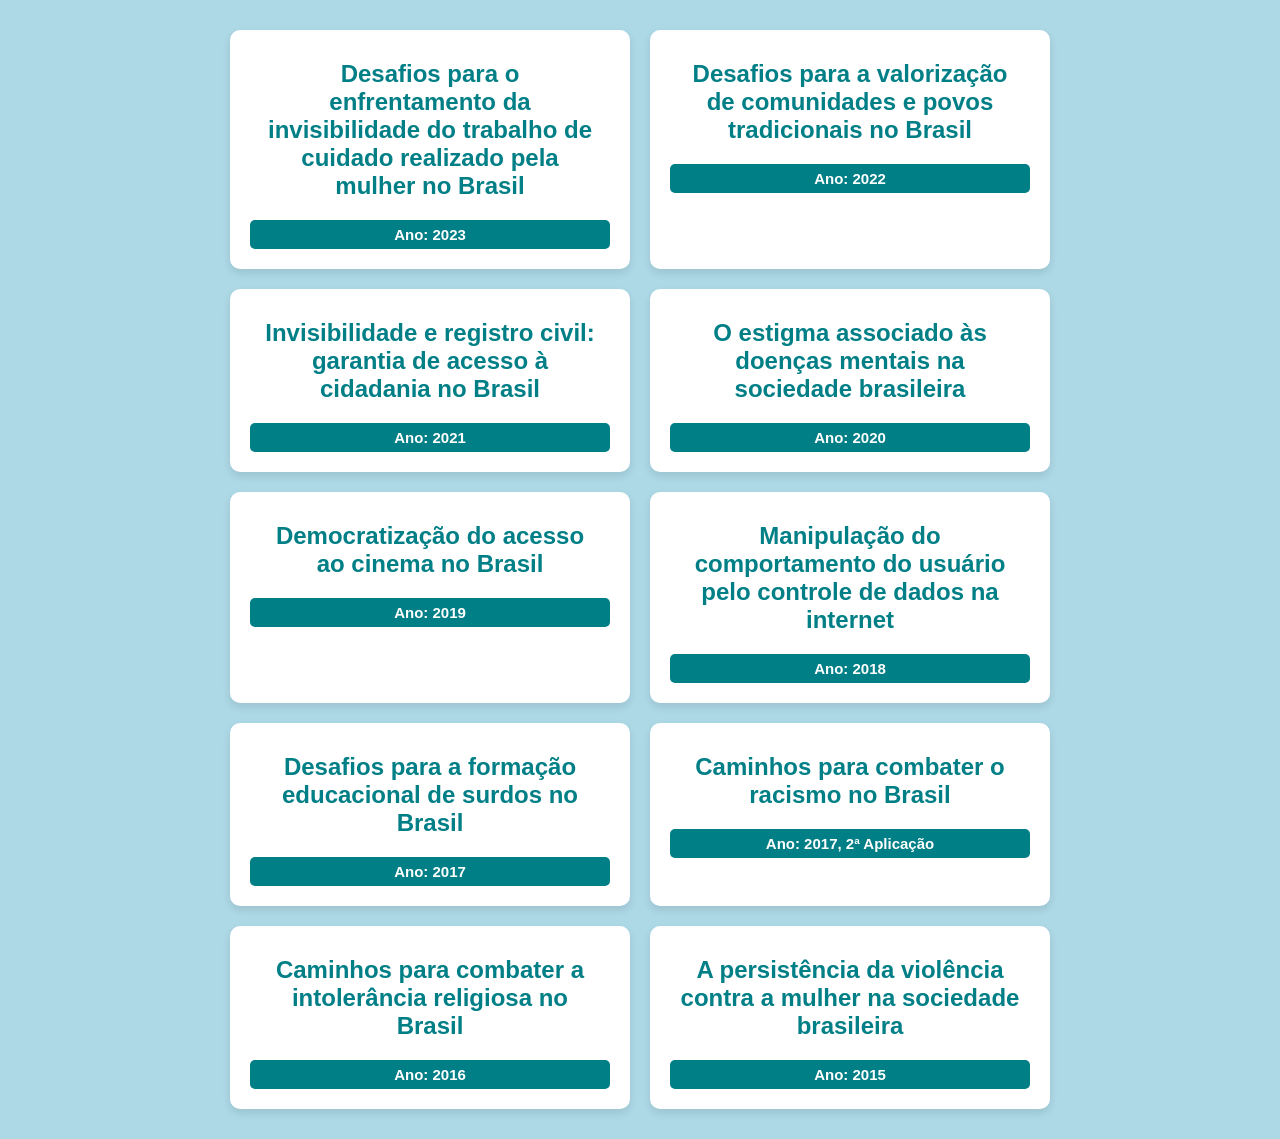
<file: Temas/index.html>
<!DOCTYPE html>
<html lang="en">
<head>
    <meta charset="UTF-8">
    <meta http-equiv="X-UA-Compatible" content="IE=edge">
    <meta name="viewport" content="width=device-width, initial-scale=1.0">
    <title>Temas Anteriores</title>
    <link rel="stylesheet" href="style.css">
</head>
<body>
    
    <section id="download">
        <div class="card-container">
            <!-- Os temas serão adicionados dinamicamente aqui -->
        </div>
    </section>

    <!-- <div class="container">
        <a href="/SiteEnem/index.html" class="botao-voltar">Clique aqui para voltar para a página inicial</a>
    </div> -->

    <template id="template">
        <div class="card">
            <h2 class="tema-titulo"></h2>
            <p class="tema-descricao"></p>
        </div>
    </template>

    <script src="script.js"></script>
</body>
</html>
</file>
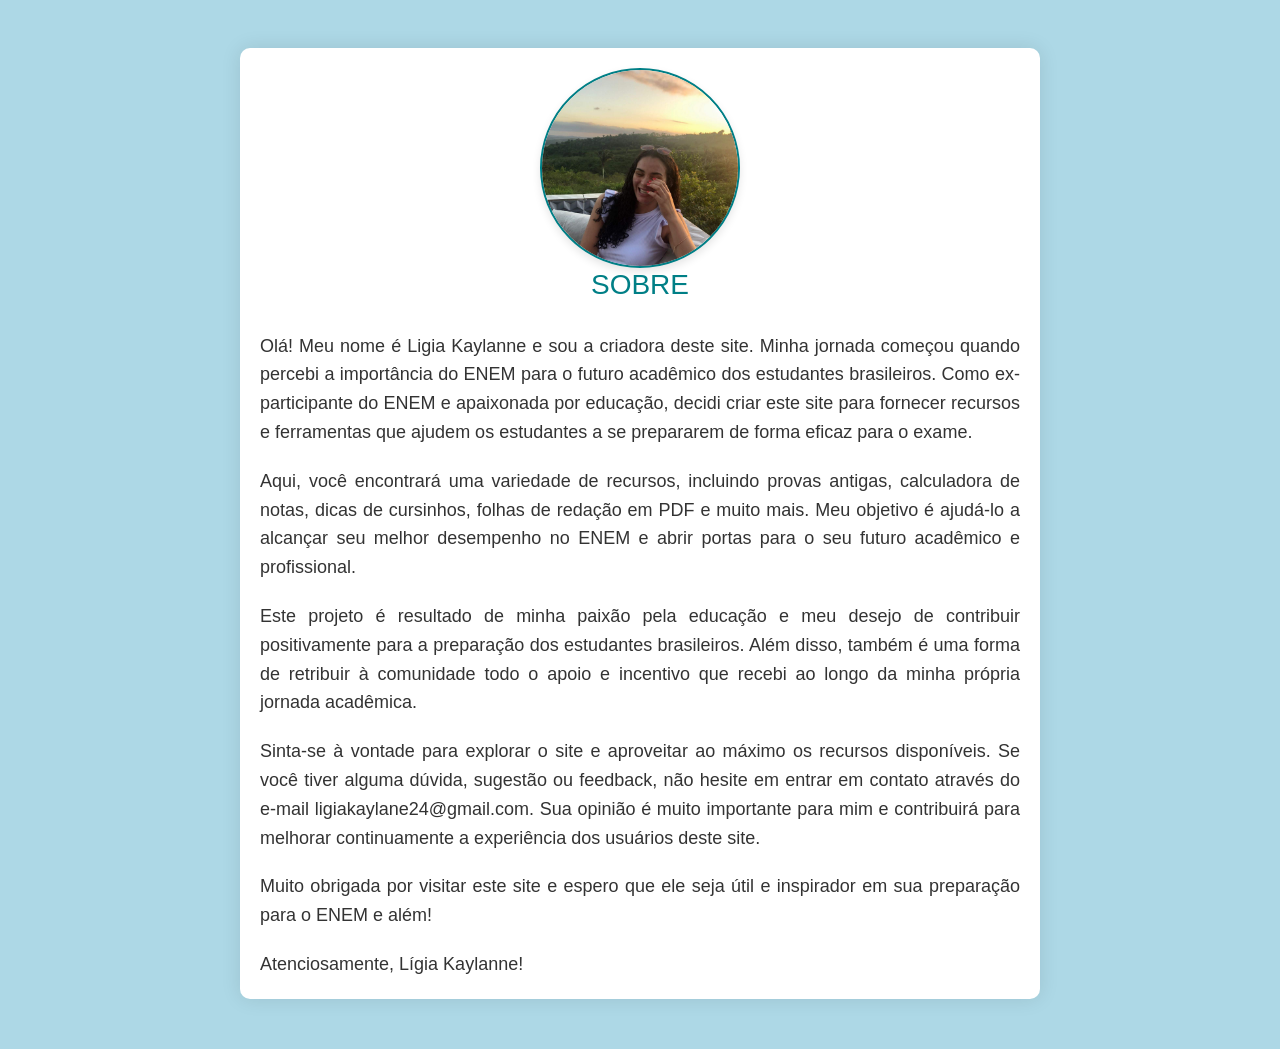
<file: sobre.html>
<!DOCTYPE html>
<html lang="en">
<head>
    <meta charset="UTF-8">
    <meta name="viewport" content="width=device-width, initial-scale=1.0">
    <title>Sobre</title>
    <link href="https://cdn.jsdelivr.net/npm/bootstrap@5.3.2/dist/css/bootstrap.min.css" rel="stylesheet" integrity="sha384-T3c6CoIi6uLrA9TneNEoa7RxnatzjcDSCmG1MXxSR1GAsXEV/Dwwykc2MPK8M2HN" crossorigin="anonymous">
    <link rel="stylesheet" href="style2.css">
</head>
<body>

    <div class="container mt-5">
        <img src="img/foto-perfil.jpg" alt="Ligia Kaylanne" class="profile-image">
        <h2 class="text-center">Sobre</h2>
        <p>Olá! Meu nome é Ligia Kaylanne e sou a criadora deste site. Minha jornada começou quando percebi a importância do ENEM para o futuro acadêmico dos estudantes brasileiros. Como ex-participante do ENEM e apaixonada por educação, decidi criar este site para fornecer recursos e ferramentas que ajudem os estudantes a se prepararem de forma eficaz para o exame.</p>
        <p>Aqui, você encontrará uma variedade de recursos, incluindo provas antigas, calculadora de notas, dicas de cursinhos, folhas de redação em PDF e muito mais. Meu objetivo é ajudá-lo a alcançar seu melhor desempenho no ENEM e abrir portas para o seu futuro acadêmico e profissional.</p>
        <p>Este projeto é resultado de minha paixão pela educação e meu desejo de contribuir positivamente para a preparação dos estudantes brasileiros. Além disso, também é uma forma de retribuir à comunidade todo o apoio e incentivo que recebi ao longo da minha própria jornada acadêmica.</p>
        <p>Sinta-se à vontade para explorar o site e aproveitar ao máximo os recursos disponíveis. Se você tiver alguma dúvida, sugestão ou feedback, não hesite em entrar em contato através do e-mail ligiakaylane24@gmail.com. Sua opinião é muito importante para mim e contribuirá para melhorar continuamente a experiência dos usuários deste site.</p>
        <p>Muito obrigada por visitar este site e espero que ele seja útil e inspirador em sua preparação para o ENEM e além!</p>
        <p>Atenciosamente, Lígia Kaylanne!</p>
    </div>

</body>

<script src="https://cdn.jsdelivr.net/npm/bootstrap@5.3.2/dist/js/bootstrap.bundle.min.js" integrity="sha384-C6RzsynM9kWDrMNeT87bh95OGNyZPhcTNXj1NW7RuBCsyN/o0jlpcV8Qyq46cDfL" crossorigin="anonymous"></script>
</html>
</file>
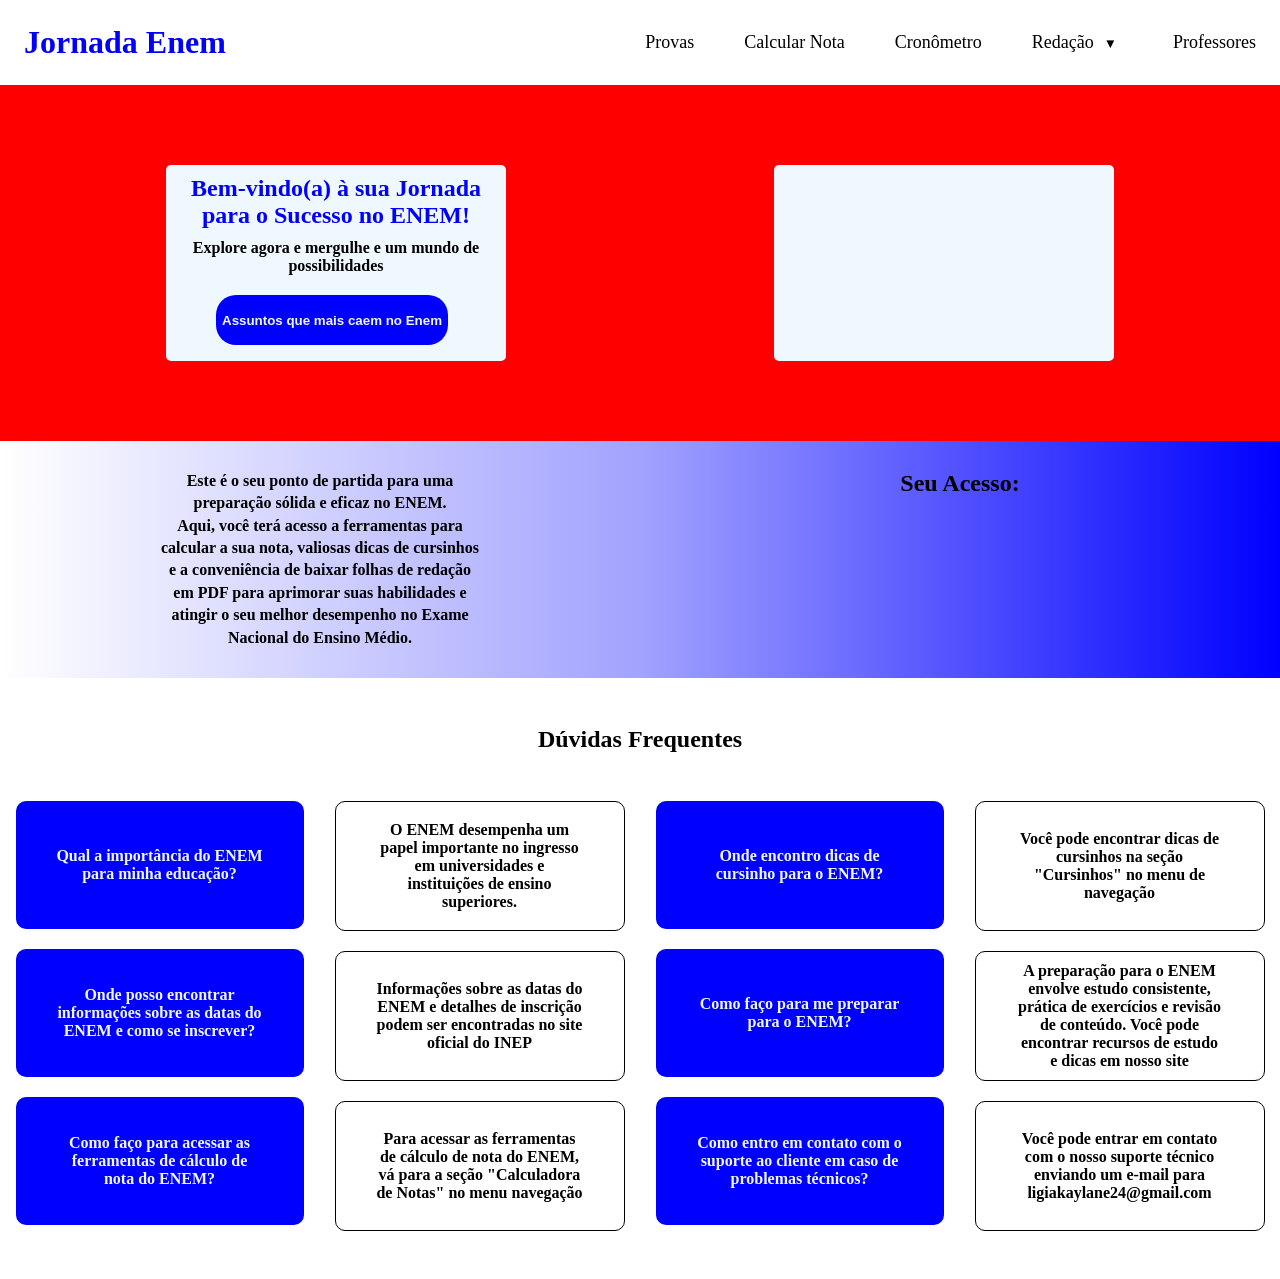
<file: home page/homePage.html>
<!DOCTYPE html>
<html lang="pt-br">
    <head>
        <meta charset="UTF-8">
        <meta name="viewport" content="width=device-width, initial-scale=1.0">
        <link type="text/css" rel="stylesheet" href="homePage.css">
        <title>Jornada Enem</title>
    </head>
    <body>
        <header>
            <h1 id="titulo-principal">Jornada Enem</h1>
            <section class="cabecalho">
                <a href="#" class="cabecalho-paragrafo">Provas</a>
                <a href="#" class="cabecalho-paragrafo">Calcular Nota</a>
                <a href="#"class="cabecalho-paragrafo">Cronômetro</a>
                <div class="menu-redacao">
                    <a href="#" class="cabecalho-paragrafo">Redação</a>
                    <button id="botao-abre-menu-redacao">▼</button>
                    <div class="caixa-menu-redacao">
                        <a href="#">Nota Mil</a>
                        <a href="#">Dicas</a>
                    </div>
                </div>
                <a href="#" class="cabecalho-paragrafo">Professores</a>
            </section>
        </header>
        <main>
            <section class="secao-bem-vindo">
                <div class="sub-secao-bem-vindo">
                    <h2>Bem-vindo(a) à sua Jornada para o Sucesso no ENEM!</h2>
                    <p>Explore agora e mergulhe e um mundo de possibilidades</p>
                    <button id="botao-assuntos-enem">Assuntos que mais caem no Enem</button>
                </div>
                <div class="sub-secao-bem-vindo">
                </div>
            </section>
            <section class="secao-seu-acesso">
                <div class="sub-secao-seu-acesso">
                    <p>Este é o seu ponto de partida para uma preparação sólida e eficaz no ENEM.</p>
                    <p>Aqui, você terá acesso a ferramentas para calcular a sua nota, valiosas dicas de cursinhos e a conveniência de baixar folhas de redação em PDF para aprimorar suas habilidades e atingir o seu melhor desempenho no Exame Nacional do Ensino Médio.</p>
                </div>
                <div class="sub-secao-seu-acesso">
                    <h2>Seu Acesso: </h2>
                </div>
            </section>
            <section class="duvidas-frequentes">
                <h2>Dúvidas Frequentes</h2>
                <div class="secao-duvidas-frequentes">
                    <div class="coluna-duvidas-frequentes">
                        <div class="sub-secao-duvidas-frequentes">
                            <p>Qual a importância do ENEM para minha educação?</p>
                        </div>
                        <div class="sub-secao-duvidas-frequentes">
                            <p>Onde posso encontrar informações sobre as datas do ENEM e como se inscrever?</p>
                        </div>
                        <div class="sub-secao-duvidas-frequentes">
                            <p>Como faço para acessar as ferramentas de cálculo de nota do ENEM?</p>
                        </div>
                    </div>
                    <div class="coluna-duvidas-frequentes">
                        <div class="sub-secao-resposta-duvidas-frequentes">
                            <p>O ENEM desempenha um papel importante no ingresso em universidades e instituições de ensino superiores.</p>
                        </div>
                        <div class="sub-secao-resposta-duvidas-frequentes">
                            <p>Informações sobre as datas do ENEM e detalhes de inscrição podem ser encontradas no site oficial do INEP</p>
                        </div><div class="sub-secao-resposta-duvidas-frequentes">
                            <p>Para acessar as ferramentas de cálculo de nota do ENEM, vá para a seção "Calculadora de Notas" no menu navegação</p>
                        </div>
                    </div>
                    <div class="coluna-duvidas-frequentes">
                        <div class="sub-secao-duvidas-frequentes">
                            <p>Onde encontro dicas de cursinho para o ENEM?</p>
                        </div>
                        <div class="sub-secao-duvidas-frequentes">
                            <p>Como faço para me preparar para o ENEM?</p>
                        </div>
                        <div class="sub-secao-duvidas-frequentes">
                            <p>Como entro em contato com o suporte ao cliente em caso de problemas técnicos?</p>
                        </div>
                    </div>
                    <div class="coluna-duvidas-frequentes">
                        <div class="sub-secao-resposta-duvidas-frequentes">
                            <p>Você pode encontrar dicas de cursinhos na seção "Cursinhos" no menu de navegação</p>
                        </div>
                        <div class="sub-secao-resposta-duvidas-frequentes">
                            <p>A preparação para o ENEM envolve estudo consistente, prática de exercícios e revisão de conteúdo. Você pode encontrar recursos de estudo e dicas em nosso site</p>
                        </div>
                        <div class="sub-secao-resposta-duvidas-frequentes">
                            <p>Você pode entrar em contato com o nosso suporte técnico enviando um e-mail para ligiakaylane24@gmail.com</p>
                        </div>
                    </div>
                </div>
            </section>
        </main>
    </body>
</html>
</file>
<file: style.css>
* {
    margin: 0;
    padding: 0;
}

h1 {
    font-size: 36px;
    color: #111; /* ou #222 */
    text-shadow: 2px 2px 4px rgba(0, 0, 0, 0.2);
    animation: bounce 1.5s infinite;
    text-align: center;
}

@keyframes bounce {
    0%, 20%, 50%, 80%, 100% {
        transform: translateY(0);
    }
    40% {
        transform: translateY(-10px);
    }
    60% {
        transform: translateY(-5px);
    }
}

a {
    display: inline-block;
    padding: 12px 24px;
    background-color: #007F86;
    color: #fff;
    text-decoration: none;
    border-radius: 5px;
    transition: background-color 0.3s ease, transform 0.2s ease;
}

a:hover {
    background-color: #ADD8E6;
    transform: scale(1.05);
}

body {
    background-color: #ADD8E6;
}

.carousel {
    margin: 0 auto;
    max-width: 600px; /* Limite a largura máxima do carrossel */
}

.carousel-inner img {
    width: 100%; /* Ajusta a imagem para ocupar 100% da largura do contêiner */
    height: auto; /* Mantém a proporção da imagem */
    border: 2px solid #ADD8E6;
    border-radius: 10px;
}

.carousel-caption {
    position: absolute;
    bottom: 15px; /* Ajusta a posição do texto */
    left: 50%;
    transform: translateX(-50%);
    text-align: center;
    color: #fff;
    background: rgba(0, 127, 134, 0.8); /* Fundo semitransparente */
    padding: 10px;
    width: 90%;
    border-radius: 15px; 
}

.carousel-caption p {
    font-size: 16px;
    margin: 0;
}

.inicio {
    font-size: 24px;
    font-weight: bold;
    color: #fff;
    background-color: #007F86;
    padding: 10px 0;
    border: 2px solid #007F86;
    border-radius: 15px;
    margin-top: 5px;
    text-align: center;
    text-transform: uppercase;
    box-shadow: 0 4px 2px rgba(0, 0, 0, 0.1);
}

a.btn-primary {
    background-color: #007F86;
    color: #fff;
    text-decoration: none;
    border-radius: 5px;
    transition: background-color 0.3s ease, transform 0.2s ease;
    padding: 10px 10px;
    font-size: 15px;
}

a.btn-primary:hover {
    background-color: #ADD8E6;
    transform: scale(1.05);
    font-size: 15px;
    padding: 20px 20px;
    border-color: #ADD8E6;
    color: #333;
}

.offcanvas-header {
    background-color: #ADD8E6;
}

.offcanvas {
    background-color: azure;
    font-family: Arial, Helvetica, sans-serif;
    font-size: 16px;
}

.center-content {
    display: flex;
    flex-wrap: wrap;
    justify-content: space-between;
}

hr {
    border-width: 10px;
    color: #007F86;
}

.faq-title {
    color: #333;
}

.question {
    font-weight: bold;
    margin-bottom: 10px;
}

.answer {
    margin-bottom: 0;
}

.card-body {
    background-color: #007F86;
}

.card-title {
    color: #fff;
}

.card-text {
    color: #111;
    font-family: Arial, Helvetica, sans-serif;
}

h2 {
    text-align: center;
}

footer {
    text-align: center; /* Centralizar o conteúdo do rodapé */
}

.link-sobre {
    background-color: #ADD8E6;
    color: #007F86; /* Cor do link */
    text-decoration: none;
    font-weight: bold;
}

.link-sobre:hover {
    background-color: #ADD8E6;
}
</file>
<file: Calculadora/style.css>
body {
    display: flex;
    justify-content: center;
    align-items: center;
    min-height: 100vh;
    margin: 0;
    background-color: #ADD8E6; /* Azul mais claro para uma aparência mais suave */
    font-family: Arial, sans-serif; /* Fonte mais comum e legível */
}
.notas {
    text-align: center;
    padding: 40px; /* Aumento do espaçamento interno */
    border: 2px solid #007F86;
    border-radius: 10px;
    background-color: #fff; /* Fundo branco para maior contraste */
    box-shadow: 0 0 10px rgba(0, 0, 0, 0.1); /* Sombra sutil para criar profundidade */
    font-weight: bold;
    font-size: 18px;
    max-width: 400px; /* Aumento da largura máxima */
    width: 90%; /* Porcentagem da largura da tela */
    margin: 20px; /* Espaçamento externo */
}
h1 {
    color: #333;
}

form {
    margin: 0;
}

label {
    display: block;
    font-weight: bold;
    color: #007F86;
    margin-top: 10px;
}

input {
    width: calc(40% - 20px); /* Redução do tamanho dos campos de entrada */
    padding: 10px;
    margin: 10px 0; /* Aumento do espaçamento vertical */
    border: 2px solid #007F86;
    border-radius: 5px;
    transition: border-color 0.3s ease; /* Transição suave para a cor da borda */
}

input:focus {
    border-color: #ADD8E6; /* Cor da borda alterada quando o campo está focado */
}

button {
    display: block;
    width: 50%;
    padding: 15px;
    background-color: #007F86;
    color: #fff;
    border: none;
    border-radius: 5px;
    transition: background-color 0.3s ease;
    text-align: center;
    margin: 0 auto; /* Centraliza o botão horizontalmente */
}

button:hover {
    background-color: #00565e; /* Cor de fundo mais escura ao passar o mouse */
}



/* Estilos para telas menores (mídia query) */
@media (max-width: 768px) {
    .notas {
        font-size: 16px;
    }

    input, button {
        width: 100%;
        padding: 6px;
    }
}
.container {
    text-align: center; /* Certifique-se de que o contêiner pai tem text-align: center */
}

.botao-voltar {
    display: inline-block;
    background-color: #007F86;
    color: #fff;
    padding: 12px 24px;
    text-decoration: none;
    border-radius: 25px;
    border: 2px solid #007F86;
    transition: background-color 0.3s ease, transform 0.2s ease;
    font-family: Arial, sans-serif;
    font-size: 16px;
}

.botao-voltar:hover {
    background-color: #ADD8E6;
    transform: scale(1.05);
    color: #333;
}
</file>
<file: cronometro/style.css>
body {
    background-color: #ADD8E6;
    margin: 0;
    display: flex;
    justify-content: center;
    align-items: center;
    height: 100vh;
    font-family: Arial, Helvetica, sans-serif;
    flex-direction: column; /* Mudança para direção de coluna */

}

button {
    display: inline-block;
    padding: 15px 30px;
    background-color: #007F86;
    color: #fff;
    text-decoration: none;
    border: none; 
    border-radius: 25px;
    transition: background-color 0.3s ease, transform 0.2s ease;
    margin-right: 10px; 
    margin-bottom: 10px;
    font-family: Arial, Helvetica, sans-serif;
}

button:hover {
    background-color: #005F66;
    transform: scale(1.2); 
    cursor: pointer;
}


.card {
    margin: 50px;
    padding: 50px;
    box-shadow: 0 0 10px rgba(0, 0, 0, 0.3);
    background-color: rgba(255, 255, 255, 0.5); /* Cor com 50% de opacidade */
    border-radius: 25px;
    text-align: center; 
}


#cronometro {
    font-size: 60px;
    color: #fff;
    background: linear-gradient(45deg, #007F86, #ADD8E6); 
    padding: 10px; 
    border-radius: 10px; 
    margin-bottom: 20px;
    border-radius: 50px; 
}

#mensagem {
    font-size: 24px; 
    color: black;
    text-align: center;
    
}
.message {
    text-align: center;
    margin-bottom: 7px;
    margin: 8px;
    padding: 8px;
    box-shadow: 0 0 10px #007F86;
    background-color: #ADD8E6;
    border-radius: 25px;
    text-align: center; 
    
}
.message:hover{
    background-color: #ADD8E6;
    transform: scale(1.05);
    color: black;
}

.message p {
    font-size: 15px;
    color: black;
    line-height: 1.7;
    font-family: Arial, Helvetica, sans-serif;
    font-weight: bold;

}
</file>
<file: Dicas/style.css>
/* Estilos para os cards */
.card-container {
    display: flex;
    flex-wrap: wrap;
    justify-content: center;
}

.card {
    background-color: #fff;
    border-radius: 10px;
    box-shadow: 0 4px 8px rgba(0, 0, 0, 0.1);
    padding: 20px;
    width: 300px;
    max-width: 90%; /* Largura máxima do card */
    margin: 20px;
    text-align: center;
}

.tema-titulo {
    font-size: 20px;
    color: #007F86;
    margin-bottom: 10px;
}

.tema-descricao {
    font-size: 16px;
    color: #333;
    margin-top: 5px;
}

/* Estilos gerais */
body {
    font-family: Arial, sans-serif;
    background-color: #ADD8E6;
    padding: 20px;
}

h2 {
    text-align: center;
    color: #007F86;
    margin-bottom: 20px;
}

a {
    color: #007F86;
    text-decoration: none;
}

a:hover {
    text-decoration: underline;
}
.container {
    text-align: center; /* Certifique-se de que o contêiner pai tem text-align: center */
}

.botao-voltar {
    display: inline-block;
    background-color: #007F86;
    color: #fff;
    padding: 12px 24px;
    text-decoration: none;
    border-radius: 25px;
    border: 2px solid #007F86;
    transition: background-color 0.3s ease, transform 0.2s ease;
    font-family: Arial, sans-serif;
    font-size: 16px;
}

.botao-voltar:hover {
    background-color: #ADD8E6;
    transform: scale(1.05);
    color: #333;
}
.card img {
    width: 100%; /* Faz a imagem ocupar 100% da largura disponível */
    height: auto; /* Mantém a proporção da imagem */
    max-width: 150px; /* Define uma largura máxima para todas as imagens */
    max-height: 150px; /* Define uma altura máxima para todas as imagens */
    margin: 0 auto 10px auto; /* Centraliza a imagem e adiciona margem inferior */
    display: block; /* Garante que a imagem seja um bloco para o margin funcionar */
}
</file>
<file: Duvidas/style.css>
/* Estilos para a seção FAQ */
.faq-section {
    max-width: 600px;
    margin: 0 auto;
    padding: 20px;
}

.card {
    border: 3px solid #007F86;
    margin-bottom: 20px;
}

.card-title {
    font-size: 18px;
    font-weight: bold;
    background-color: #f0f0f0;
    padding: 10px;
}

.card-text {
    font-size: 16px;
    padding: 10px;
}

/* Estilos para o título principal */
h2 {
    font-size: 24px;
    text-align: center;
    margin: 20px 0;
}

/* Estilos para o corpo da página */
body {
    background-color: #ADD8E6;
    font-family: Arial, sans-serif;
}
</file>
<file: Provas/style.css>
* {
    margin: 0;
    padding: 0;
    box-sizing: border-box;
}

body {
    font-family: Arial, sans-serif;
    background-color: #ADD8E6;
    padding: 20px;
}

#download {
    display: flex;
    justify-content: center;
    align-items: flex-start;
    flex-wrap: wrap;
    gap: 20px; /* Espaçamento entre os cards */
}

.card {
    background-color: #fff;
    border-radius: 10px;
    box-shadow: 0 4px 8px rgba(0, 0, 0, 0.1);
    padding: 20px;
    width: 100%; /* Por padrão, os cards ocupam 100% da largura */
    max-width: 400px; /* Largura máxima do card */
}

a {
    display: block;
    text-align: center;
    background-color: #007F86;
    color: #fff;
    padding: 6px 15px;
    text-decoration: none;
    margin-top: 10px;
    border-radius: 5px;
}

a:hover {
    background-color: #ADD8E6;
    color: #007F86;
}

h2 {
    text-align: center;
    font-family: 'Gill Sans', 'Gill Sans MT', Calibri, 'Trebuchet MS', sans-serif;
    color: #007F86;
    background-color: #fff;
    border-radius: 5px;
    padding: 10px;
    margin-top: 0;
}
.container {
    text-align: center; /* Certifique-se de que o contêiner pai tem text-align: center */
}

.botao-voltar {
    display: inline-block;
    background-color: #007F86;
    color: #fff;
    padding: 12px 24px;
    text-decoration: none;
    border-radius: 25px;
    border: 2px solid #007F86;
    transition: background-color 0.3s ease, transform 0.2s ease;
    font-family: Arial, sans-serif;
    font-size: 16px;
}

.botao-voltar:hover {
    background-color: #ADD8E6;
    transform: scale(1.05);
    color: #333;
}


@media (min-width: 600px) {
    .card {
        max-width: calc(50% - 20px); /* Mostrar dois cards por linha em telas maiores que 600px */
    }
}

@media (min-width: 900px) {
    .card {
        max-width: calc(33.33% - 20px); /* Mostrar três cards por linha em telas maiores que 900px */
    }
}
</file>
<file: Redação/style.css>
body, h1, h2, p, ul, ol {
    margin: 0;
    padding: 0;
}

/* Estilo para o corpo da página */
body {
    font-family: Arial, sans-serif;
    background-color: #ADD8E6;
}

.container {
    max-width: 800px;
    margin: 0 auto;
    padding: 20px;
    text-align: center;
}

/* Estilo para os títulos (h1, h2) */
h1, h2 {
    color: white;
    text-align: center;
    
}

/* Estilo para os parágrafos (p) */
p {
    margin: 15px 0;
    
}

/* Estilo para as listas ordenadas (ol) e não ordenadas (ul) */
ul, ol {
    padding-left: 10px; /* Ajuste o valor conforme necessário */
    list-style-position: inside;
    color: #007F86;
    font-weight: bold;
}


/* Estilo para os links (a) */
a {
    display: block;
    text-align: center;
    background-color: #007F86;
    color: #fff;
    padding: 10px 20px;
    text-decoration: none;
    margin: 20px auto;
    width: 200px;
    border-radius: 5px;
}


a:hover {
    background-color: #ADD8E6;
    text-decoration: none;
}

.paragrafo{
    font-weight: bold;
    font-size: 18px;
    border: 2px solid #007F86;
    background-color: #fff;
    padding: 10px;
}

.carousel-item iframe {
    width: 50px; 
    height: 80px;
}

.carousel-control-prev,
.carousel-control-next {
    width: 50px; 
    height: 150px;
    background-color: #007F86; 
    border: 1px solid #007F86;
    border-radius: 5px;
    font-size: 50px; 
    color: #fff; 
    position: absolute;
    top: 30%;
}

.carousel-control-prev:hover,
.carousel-control-next:hover {
    background-color: #007F86;
}
.card {
    margin: 10px 0;
    border: 1px solid #ddd;
    border-radius: 5px;
    box-shadow: 0 0 5px rgba(0, 0, 0, 0.2);
}

.card-title {
    font-weight: bold;
}

.card-text {
    margin-bottom: 10px;
}
h1 {
    font-size: 24px;
    margin-bottom: 20px;
    color: #007F86;
    text-align: center;
}

.passo-passo {
    display: flex;
    flex-direction: column;
    align-items: center;
}
.passo-passo {
    display: flex;
    flex-direction: column;
    align-items: center;
}

.passo {
    display: flex;
    align-items: center;
    margin: 10px 0;
}

i {
    font-size: 24px;
    margin: 0 10px;
    color: #007F86;
}

h2 {
    font-size: 18px;
    color: #007F86;
    font-weight: bold;
    border: 2px solid #007F86;
}

p {
    font-size: 16px;
}
.center {
    text-align: center;
  }
  .custom-alert {
    padding: 10px; /* Ajuste o valor conforme necessário */
    font-size: 14px; /* Ajuste o valor conforme necessário */
  }
  .titulo {
    animation: piscar 1s infinite alternate ;
    font-size: 25px;
    font-family: fantasy;
  }
  .caixa {
    border: 2px solid #3498db; /* Cor da borda e espessura */
    border-radius: 10px;
    padding: 10px;
    background-color: #fff; /* Cor de fundo da caixa */
    text-align: center;
  }
  
  @keyframes piscar {
    0% {
      opacity: 1;
    }
    100% {
      opacity: 0.5;
    }
  }
</file>
<file: Sobre/style.css>
* {
    margin: 0;
    padding: 0;
    box-sizing: border-box;
}

body {
    font-family: Arial, sans-serif;
    background-color: #ADD8E6;
}

.container {
    max-width: 800px;
    margin: 50px auto;
    padding: 20px;
    background-color: #fff;
    border-radius: 10px;
    box-shadow: 0 0 20px rgba(0, 0, 0, 0.1);
}

h2 {
    text-align: center;
    color: #007F86;
    margin-bottom: 30px;
    text-transform: uppercase;
    font-size: 28px;
}

p {
    font-size: 18px;
    line-height: 1.6;
    margin-bottom: 20px;
    color: #333;
    text-align: justify;
}

p:last-of-type {
    margin-bottom: 0;
}
</file>
<file: Temas/style.css>
* {
    margin: 0;
    padding: 0;
    box-sizing: border-box;
}

body {
    font-family: Arial, sans-serif;
    background-color: #ADD8E6;
    padding: 20px;
}

#download {
    display: flex;
    justify-content: center;
    align-items: flex-start;
    flex-wrap: wrap;
    gap: 20px; /* Espaçamento entre os cards */
}

.card-container {
    display: flex;
    flex-wrap: wrap;
    justify-content: center;
}

.card {
    background-color: #fff;
    border-radius: 10px;
    box-shadow: 0 4px 8px rgba(0, 0, 0, 0.1);
    padding: 20px;
    width: 100%; /* Por padrão, os cards ocupam 100% da largura */
    max-width: 400px; /* Largura máxima do card */
    margin: 10px;
}

p {
    display: block;
    text-align: center;
    background-color: #007F86;
    color: #fff;
    font-size: 15px;
    padding: 6px 15px;
    text-decoration: none;
    margin-top: 10px;
    border-radius: 5px;
    font-weight: bold; /* Adicionando negrito */

}

h2 {
    text-align: center;
    font-family: 'Gill Sans', 'Gill Sans MT', Calibri, 'Trebuchet MS', sans-serif;
    color: #007F86;
    background-color: #fff;
    border-radius: 5px;
    padding: 10px;
    margin-top: 0;
}

.container {
    text-align: center; /* Certifique-se de que o contêiner pai tem text-align: center */
    margin-top: 20px;
}

.botao-voltar {
    display: inline-block;
    background-color: #007F86;
    color: #fff;
    padding: 12px 24px;
    text-decoration: none;
    border-radius: 25px;
    border: 2px solid #007F86;
    transition: background-color 0.3s ease, transform 0.2s ease;
    font-family: Arial, sans-serif;
    font-size: 16px;
}

.botao-voltar:hover {
    background-color: #ADD8E6;
    transform: scale(1.05);
    color: #333;
}
</file>
<file: style2.css>
* {
    margin: 0;
    padding: 0;
    box-sizing: border-box;
}

body {
    font-family: Arial, sans-serif;
    background-color: #ADD8E6;
}

.container {
    max-width: 800px;
    margin: 50px auto;
    padding: 20px;
    background-color: #fff;
    border-radius: 10px;
    box-shadow: 0 0 20px rgba(0, 0, 0, 0.1);
}

h2 {
    text-align: center;
    color: #007F86;
    margin-bottom: 30px;
    text-transform: uppercase;
    font-size: 28px;
}

p {
    font-size: 18px;
    line-height: 1.6;
    margin-bottom: 20px;
    color: #333;
    text-align: justify;
}

p:last-of-type {
    margin-bottom: 0;
}
.profile-image-container {
    text-align: center; /* Centraliza a imagem */
    margin-bottom: 20px; /* Adiciona um espaço entre a imagem e o texto */
}

.profile-image {
    border-radius: 50%; /* Deixa a imagem redonda */
    border: 2px solid #007F86; /* Adiciona uma borda */
    box-shadow: 0 4px 8px rgba(0, 0, 0, 0.1); /* Adiciona um efeito de sombra */
    width: 200px; /* Ajusta a largura da imagem */
    height: 200px; /* Ajusta a altura da imagem */
    object-fit: cover; /* Garante que a imagem preencha o contêiner sem distorção */
    display: block; /* Remove margens extras */
    margin: 0 auto; /* Centraliza a imagem horizontalmente */
}
</file>
<file: home page/homePage.css>
*{
    margin: 0;  
}

/*comeco da secao cabecalho e navegacao*/

header{
    display: flex;
    justify-content: space-between;
    text-align: center;
    padding: 1.5rem;
}

h1#titulo-principal{
    color:#0000ff;
}

section.cabecalho{
    display: flex;
    justify-content: space-between;
    align-items: center;
}

a.cabecalho-paragrafo{
    color: #000000;
    margin-left: 50px;
    font-size: 18px;
    text-decoration: none;
}

/*divisao do menu da redacao dropdown*/

div.menu-redacao{
    position: relative;
    display: inline-block;
}

button#botao-abre-menu-redacao{
    border: none;
    border-radius: 5px;
    background-color: #ffffff;
    cursor: pointer;
    transition: background-color 0.5s;
}

div.caixa-menu-redacao{
    display: none;
    position: absolute;
    min-width: 160px;
    z-index: 1;
    margin-top: 10px;
}

div.caixa-menu-redacao > a {
    background-color: #0000ff;
    color: #ffffff;
    font-weight: 500;
    padding: 12px 14px;
    margin-bottom: 2px;
    border-radius: 5px;
    text-decoration: none;
    display: block;
    transition: background-color 0.5s;
}

div.caixa-menu-redacao > a:hover {
    background-color: #6464d8;
}

div.menu-redacao:hover > div.caixa-menu-redacao {
    display: block;
}

div.menu-redacao:hover > button#botao-abre-menu-redacao {
    background-color: #f72a2a;
    border: none;
    border-radius: 5px;
}

/*
fim da secao cabecalho e navegacao
comeco da secao bem vindo
*/

section.secao-bem-vindo{
    background-color: #ff0000;
    display: flex;
    flex-direction: row;
    justify-content: space-around;
    padding: 5rem 2rem;
}

div.sub-secao-bem-vindo{
    position: relative;
    background-color: #f0f8ff;
    text-align: center;
    border-radius: 5px;
    padding: 10px;
    width: 20rem;
    height: 11em;
}

div.sub-secao-bem-vindo > h2{
    color: #0000ff;
    font-weight: bold;
}

div.sub-secao-bem-vindo > p{
    margin-top: 10px;
    font-weight: 600;
}

button#botao-assuntos-enem{
    position: absolute;
    top: 100px;
    left: 50px;
    font-weight: bold;
    background-color: #0000ff;
    color:#f0f8ff;
    border: none;
    border-radius: 20px;
    margin-top: 30px;
    height: 50px;
    cursor: pointer;
    transition: background-color 0.6s;
}

button#botao-assuntos-enem:hover{
    background-color: #6c6cdd;
}

/*
fim da secao bem vindo
comeco da secao seu acesso
*/

section.secao-seu-acesso{
    background: linear-gradient(to left, #0000ff, #0000ff5d, #ffffff);
    display: flex;
    justify-content: space-around;
    text-align: center;
    padding: 1.8rem 0rem;
}

div.sub-secao-seu-acesso{
    width: 20rem;
}

div.sub-secao-seu-acesso > p{
    line-height: 1.4rem;
    font-weight: 600;
}

/*
fim da secao seu acesso
comeco da secao duvidas frequentes
*/

section.duvidas-frequentes{
    text-align: center;
    padding: 3rem 0rem;
}

div.secao-duvidas-frequentes{
    margin-top: 3rem;
    display: flex;
    flex-direction: row;
    justify-content: space-around;
}

div.coluna-duvidas-frequentes{
    display: flex;
    flex-direction: column;
    gap: 20px;
}

div.sub-secao-duvidas-frequentes, div.sub-secao-resposta-duvidas-frequentes{
    display: flex;
    justify-content: center;
    align-items: center;
    width: 18rem;
    height: 8rem;
    background-color: #0000ff;
    color:#f0f8ff;
    border: none;
    border-radius: 10px;
    font-weight: 900;
}

div.sub-secao-duvidas-frequentes > p, div.sub-secao-resposta-duvidas-frequentes > p {
    margin: 40px;
}

div.sub-secao-resposta-duvidas-frequentes{
    background-color: #ffffff;
    color: #000000;
    border: 1px solid #000000;
    border-radius: 10px;
}
</file>
